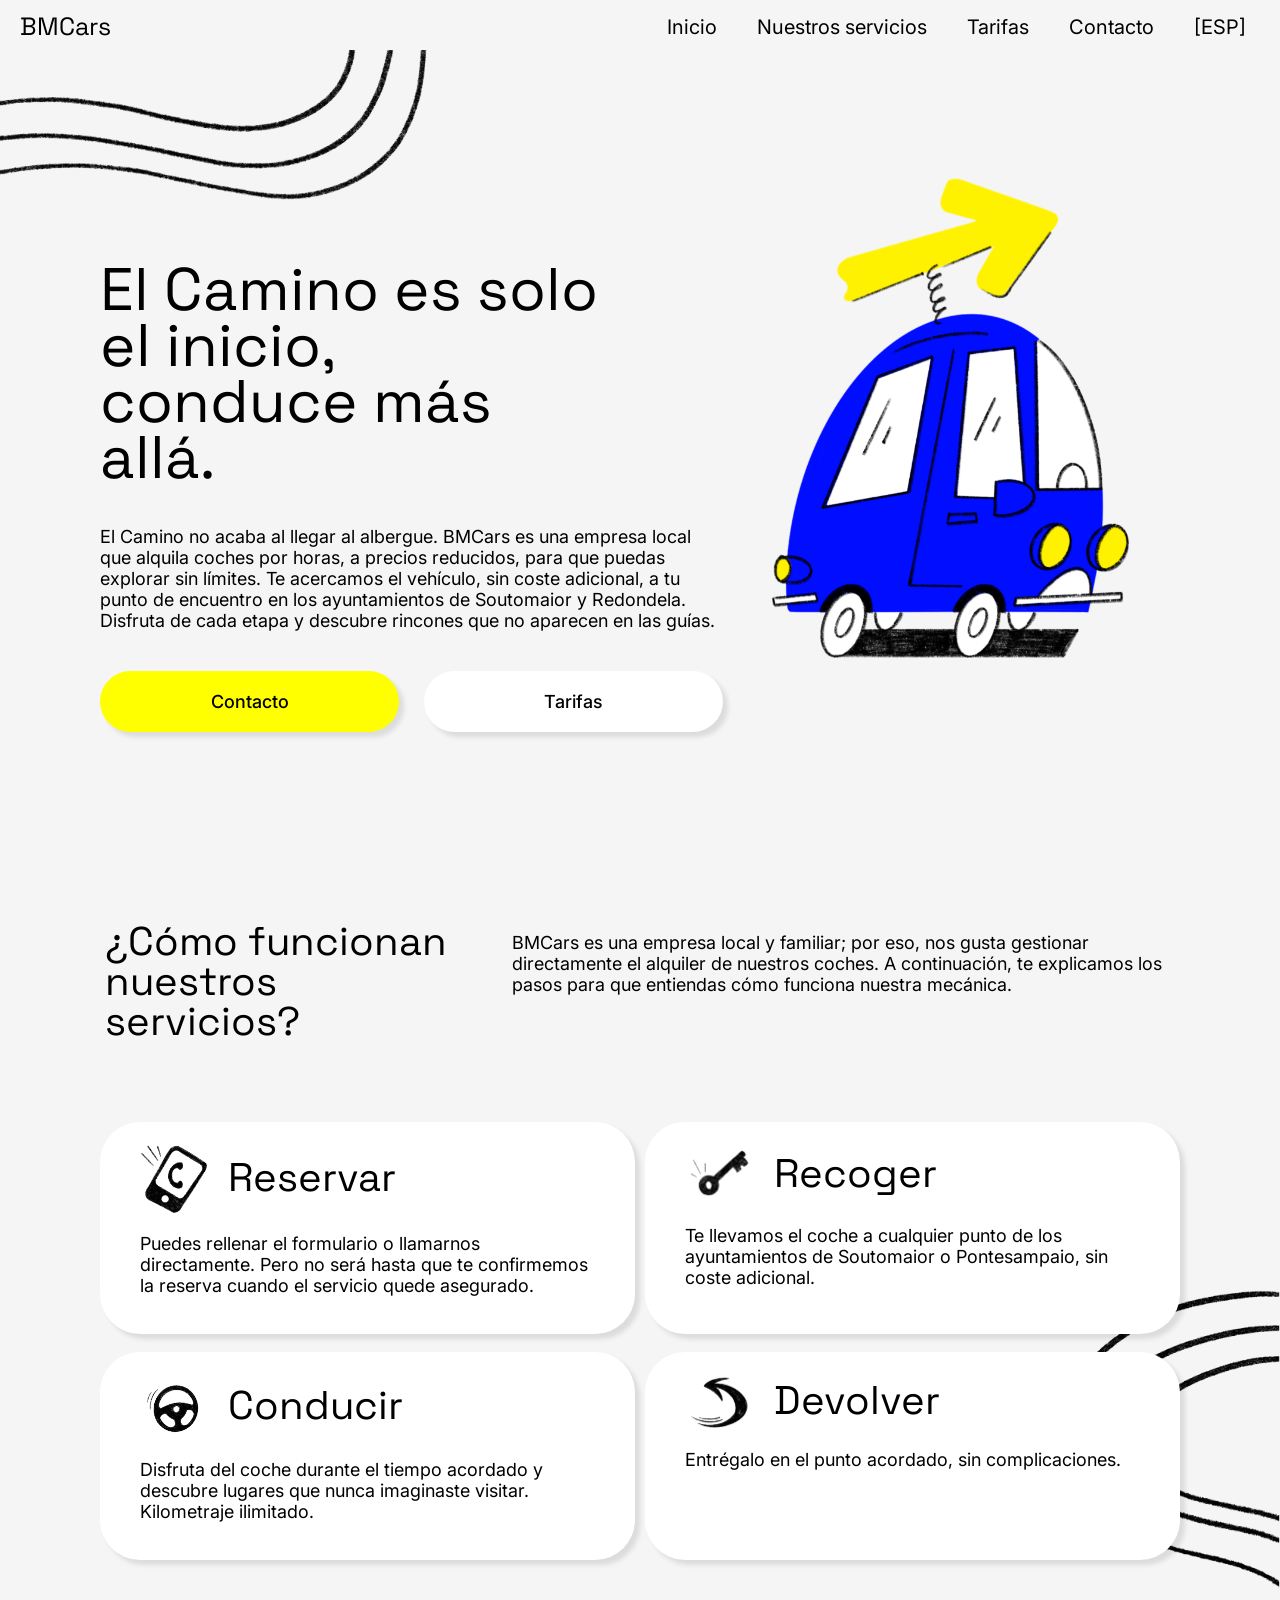
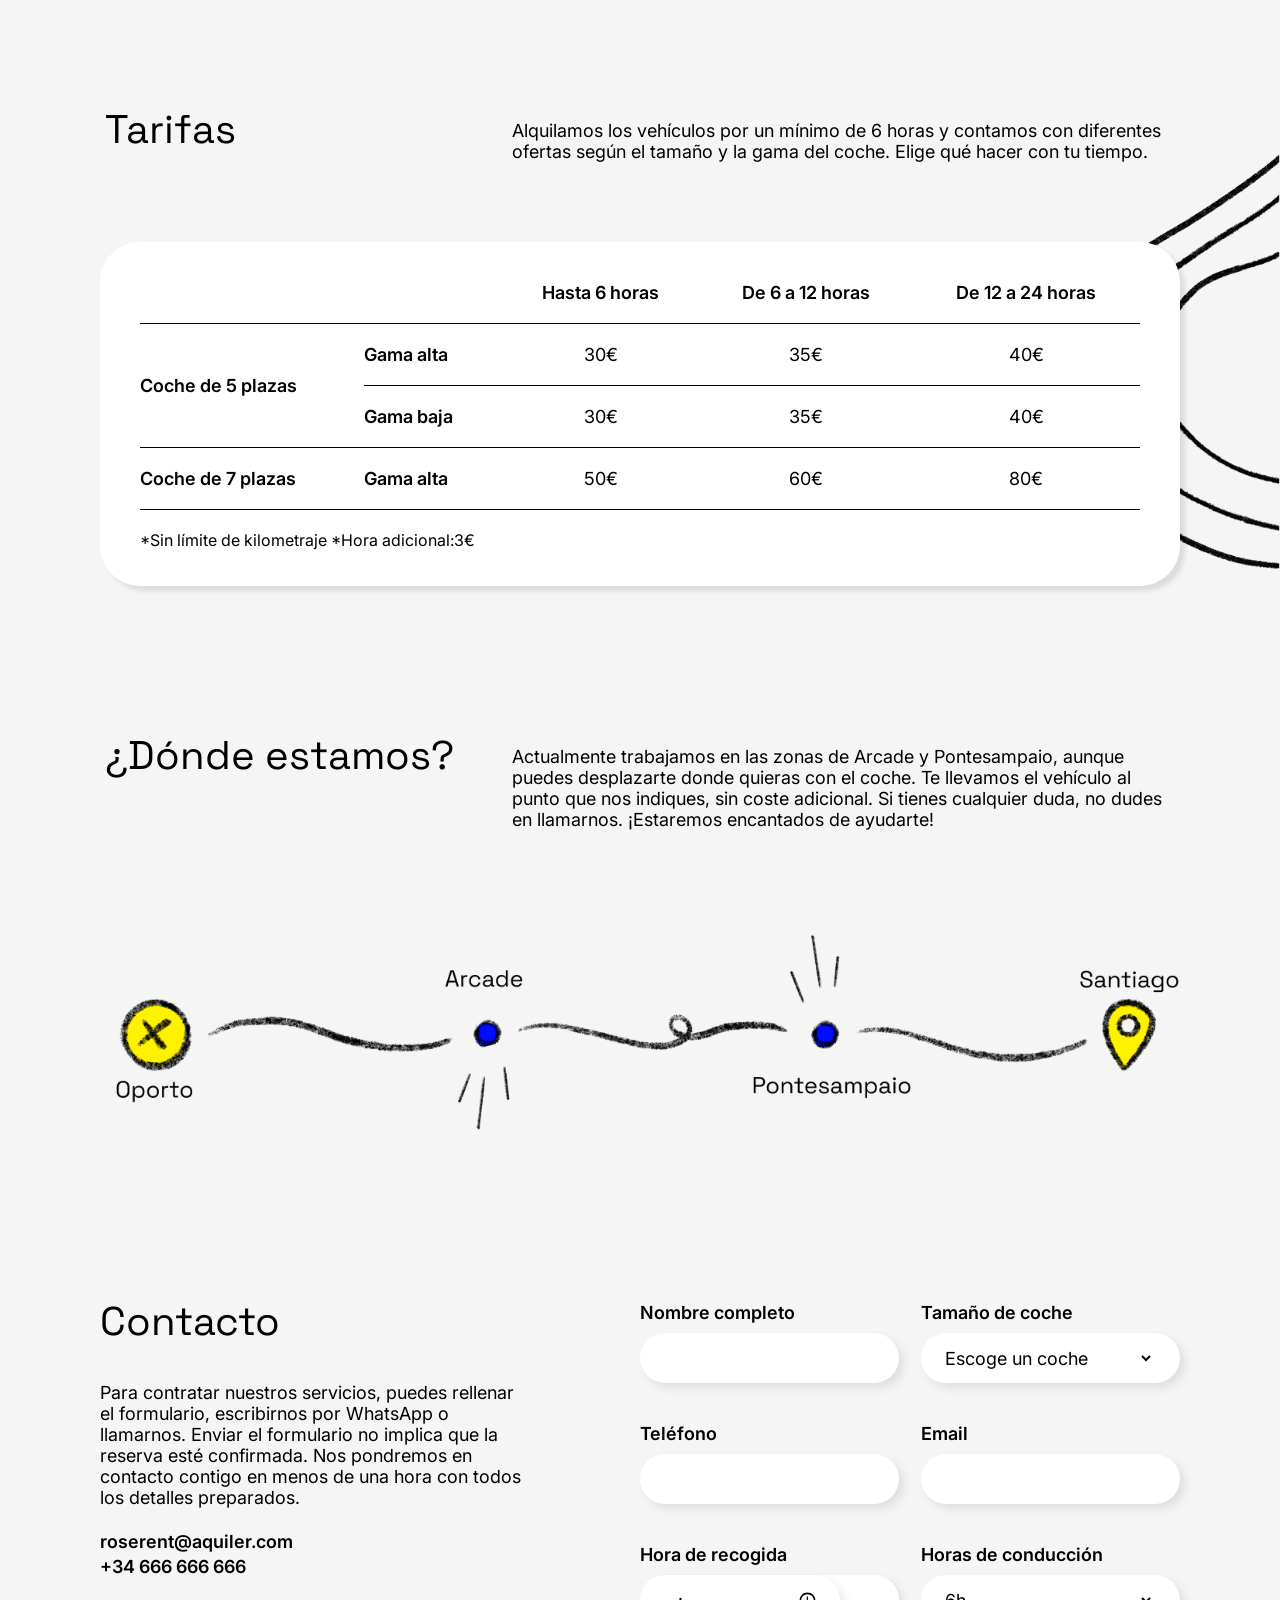
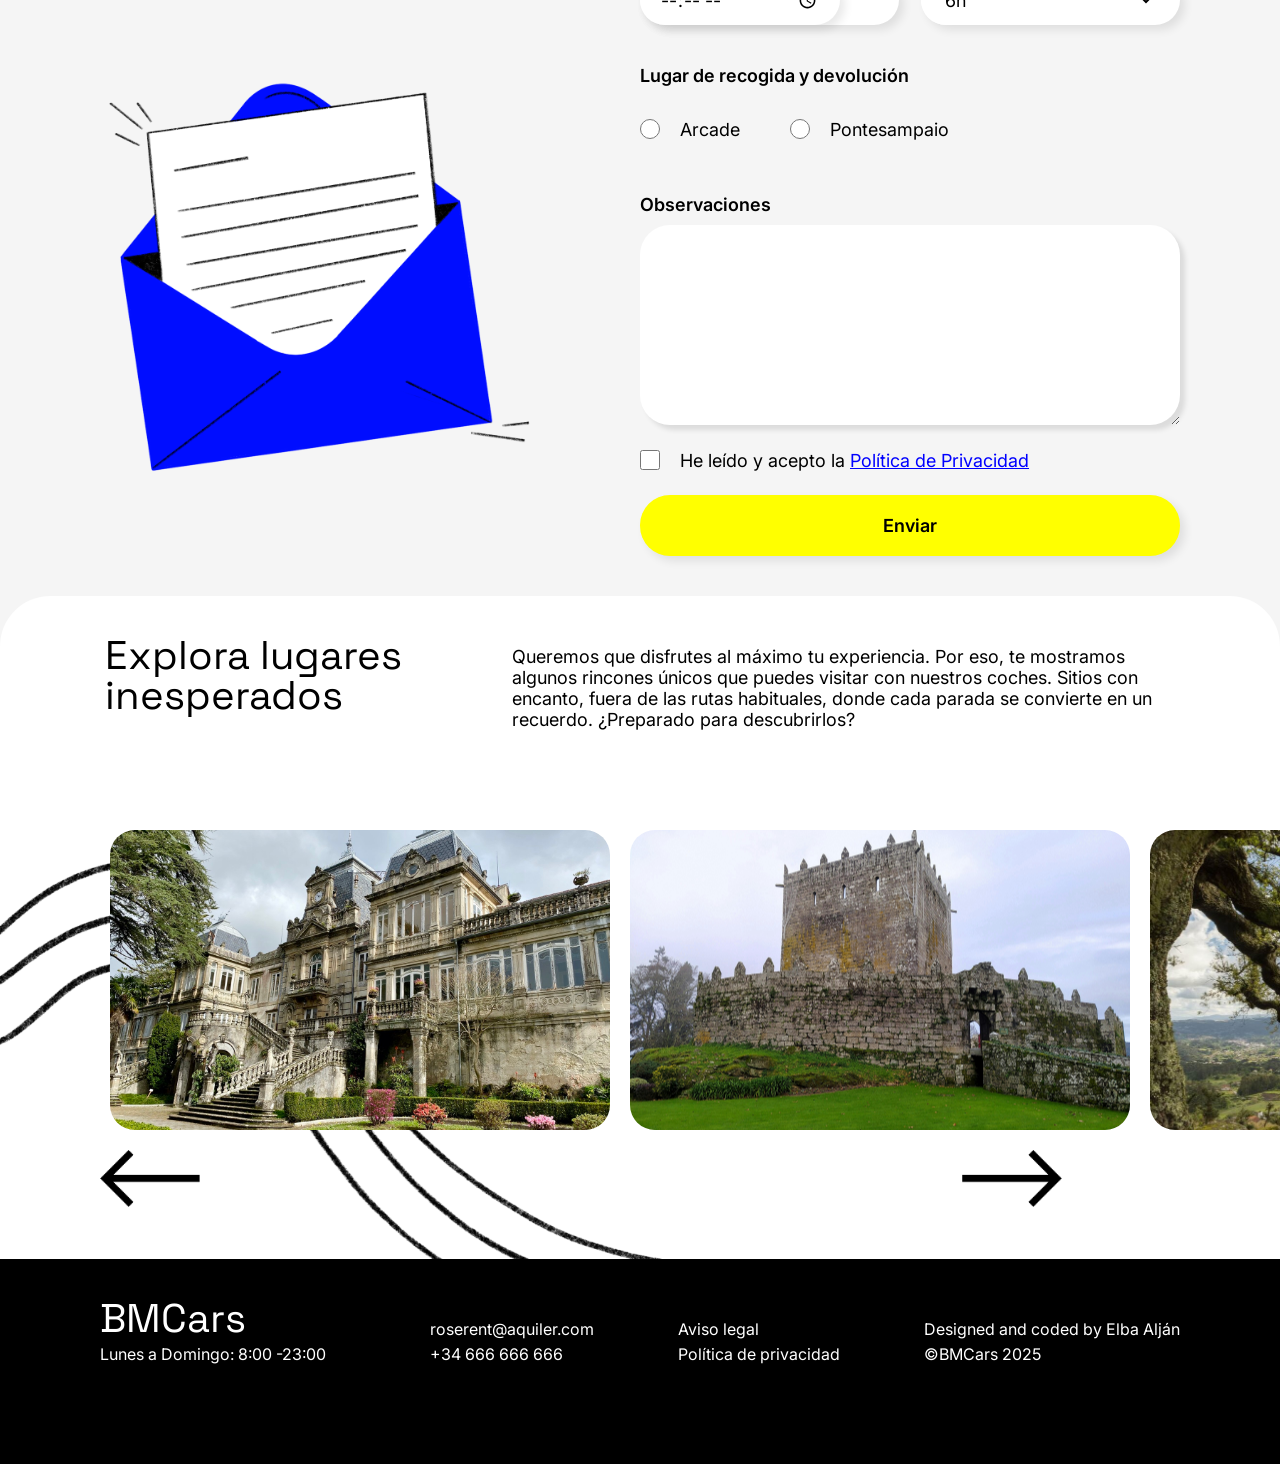
<file: index.html>
<!-- git add .
git commit -m "Actualización de archivos"
git push origin main  # O la rama que estés usando
-->
<!DOCTYPE html>
<html lang="en">
<head>
    <meta charset="UTF-8">
    <meta name="viewport" content="width=device-width, initial-scale=1.0">
    <title>Document</title>
    <link rel="stylesheet" href="style.css">
    <link rel="preconnect" href="https://fonts.googleapis.com">
    <link rel="preconnect" href="https://fonts.gstatic.com" crossorigin>
    <link href="https://fonts.googleapis.com/css2?family=Space+Grotesk:wght@300..700&display=swap" rel="stylesheet">
    <link rel="preconnect" href="https://fonts.googleapis.com">
    <link rel="preconnect" href="https://fonts.gstatic.com" crossorigin>
    <link href="https://fonts.googleapis.com/css2?family=Inter:ital,opsz,wght@0,14..32,100..900;1,14..32,100..900&display=swap" rel="stylesheet">
    <link rel="shortcut icon" href="img/favicon.png" type="image/x-icon">
</head>
<header>
    <nav>
        <a class="logo" href="#inicio">BMCars</a>
        <div>
            <ul>
                <li class="opciones-menu"><a href="#inicio" id="menuInicio">Inicio</a></li>
                <li class="opciones-menu"><a href="#servicios" id="menuServicios">Nuestros servicios</a></li>
                <li class="opciones-menu"><a href="#tarifas" id="menuTarifas">Tarifas</a></li>
                <li class="opciones-menu opciones-menu-contacto"><a href="#contacto" id="menuContacto">Contacto</a></li>
                <div class="idiomas" id="idiomas">
                    <li id="opcionesIdioma" class="opciones-idioma"><a id="aIdioma" href="">[ESP]</a></li>
                    <li id="idiomaNuevo" class="idioma-nuevo"><a href="eng.html">[ENG]</a></li>
                </div>
            </ul>
        </div>
        <svg id="burguer" xmlns="http://www.w3.org/2000/svg" width="25" height="16" viewBox="0 0 25 16" fill="none">
            <path d="M24.8572 1.61052C24.8572 1.00679 24.5745 0.519028 23.8572 0.519028H1.85718C1.13987 0.519028 0.857178 1.00679 0.857178 1.61052C0.857178 2.21426 1.13987 2.70202 1.85718 2.70202H23.8572C24.5745 2.70202 24.8572 2.21426 24.8572 1.61052Z" fill="black"/>
            <path d="M24.8572 8.1595C24.8572 7.55577 24.5745 7.06801 23.8572 7.06801H1.85718C1.13987 7.06801 0.857178 7.55577 0.857178 8.1595C0.857178 8.76324 1.13987 9.251 1.85718 9.251H23.8572C24.5745 9.251 24.8572 8.76324 24.8572 8.1595Z" fill="black"/>
            <path d="M24.8572 14.7085C24.8572 14.1047 24.5745 13.617 23.8572 13.617H1.85718C1.13987 13.617 0.857178 14.1047 0.857178 14.7085C0.857178 15.3122 1.13987 15.8 1.85718 15.8H23.8572C24.5745 15.8 24.8572 15.3122 24.8572 14.7085Z" fill="black"/>
          </svg>
    </nav>
</header>
<body>
    <div class="menu-mov">
        <div class="menu-mov-title">
            <h1>BMCars</h1>
            <svg id="cruz" xmlns="http://www.w3.org/2000/svg" width="20" height="20" viewBox="0 0 20 20" fill="none">
                <path d="M18.7072 18.799C19.0983 18.4079 19.2061 17.8837 18.6777 17.3553L2.47321 1.15079C1.94486 0.622438 1.42065 0.730205 1.02953 1.12132C0.638411 1.51244 0.530644 2.03665 1.05899 2.565L17.2635 18.7695C17.7919 19.2979 18.3161 19.1901 18.7072 18.799Z" fill="white"/>
                <path d="M0.7072 18.3848C1.09832 18.7759 1.62253 18.8837 2.15088 18.3553L18.3554 2.15078C18.8838 1.62244 18.776 1.09823 18.3849 0.707107C17.9937 0.315989 17.4695 0.208222 16.9412 0.736571L0.736662 16.9411C0.208314 17.4694 0.316081 17.9937 0.7072 18.3848Z" fill="white"/>
              </svg>
        </div>
        <div class="menu-mov-text">
            <a href="#inicio">Inicio</a>
            <a href="#servicios">Nuestros servicios</a>
            <a href="#tarifas">Tarifas</a>
            <a href="#contacto">Contacto</a>
        </div>
        <div class="menu-mov-idioma">
            <a href="">[ESP]   </a>
            <a href="eng.html">   [ENG]</a>
        </div>
        <div class="lineas-menu-mov">
            <img src="img/lineas_blancas.png" alt="">
        </div>
    </div>
    <main id="inicio">
        <div  class="main-div3"><img src="img/coche.PNG" alt=""></div>
        <img class="rayas1" src="img/rayas1.PNG" alt="">
        <div class="main-div1">
            <h1 class="h1-main">El Camino es solo el inicio, conduce más allá.</h1>
            <p class="main-texto">El Camino no acaba al llegar al albergue. BMCars es una empresa local que alquila coches por horas, a precios reducidos, para que puedas explorar sin límites. Te acercamos el vehículo, sin coste adicional, a tu punto de encuentro en los ayuntamientos de Soutomaior y Redondela. Disfruta de cada etapa y descubre rincones que no aparecen en las guías.
            </p>
            <div class="div-btn">
                <a href="#contacto" class="button btn-contacto" >Contacto</a>
                <a href="#tarifas" class="button btn-tarifas">Tarifas</a>
            </div>
        </div>
        <div  class="main-div2"><img src="img/coche.PNG" alt=""></div>
    </main>

    <section class="sec1">
        <div class="div-title">
            <h1 id="servicios" class="title">¿Cómo funcionan nuestros servicios?</h1>
            <p class="title-text">BMCars es una empresa local y familiar; por eso, nos gusta gestionar directamente el alquiler de nuestros coches.
                A continuación, te explicamos los pasos para que entiendas cómo funciona nuestra mecánica.
            </p>
        </div>
        <div class="div-pasos">
            <div id="reservar" class="div-pasos-1 pasos-reservar">
                <div class="titulo-pasos">
    
                    <img src="img/movil.png" alt="Reservar">
                    <h1>Reservar</h1>
                </div>
                <p class="texto-s">Puedes rellenar el formulario o llamarnos directamente.
                    Pero no será hasta que te confirmemos la reserva cuando el servicio quede asegurado.
                </p>
            </div>
            <div class="div-pasos-1">
                <div class="titulo-pasos">
                    <img src="img/llave.PNG" alt="Reservar">
                    <h1>Recoger</h1>
                </div>
                <p class="texto-s">Te llevamos el coche a cualquier punto de los ayuntamientos de Soutomaior o Pontesampaio, sin coste adicional.
                </p>
            </div>
        </div>
        <div class="div-pasos-abajo">
            <div class="div-pasos-1">
                <div class="titulo-pasos">
                    <img src="img/volante.png" alt="Reservar">
                    <h1>Conducir</h1>
                </div>
                <p class="texto-s">Disfruta del coche durante el tiempo acordado y descubre lugares que nunca imaginaste visitar.
                    Kilometraje ilimitado.
                </p>
            </div>
            <div class="div-pasos-1">
                <div class="titulo-pasos">
                    <img src="img/return.png" alt="Reservar">
                    <h1>Devolver</h1>
                </div>
                <p class="texto-s">Entrégalo en el punto acordado, sin complicaciones.
                </p>
            </div>
        </div>
        <img src="img/rayas3.png" alt="" class="rayas3">
        <img src="img/rayas3.png" alt="" class="rayas4">
    </section>

    <section class="sec2">
        <div class="div-title">
            <h1 id="tarifas" class="title">Tarifas</h1>
            <p class="title-text">Alquilamos los vehículos por un mínimo de 6 horas y contamos con diferentes ofertas según el tamaño y la gama del coche.
                Elige qué hacer con tu tiempo.
            </p>
        </div>
        <div class="tabla">
            <table>
                <tr>
                    <th colspan="2"></th>
                    <th>Hasta 6 horas</th>
                    <th>De 6 a 12 horas</th>
                    <th>De 12 a 24 horas</th>
                </tr>
                <tr>
                    <th rowspan="2" class="th-start">Coche de 5 plazas</th>
                    <th class="th-start">Gama alta</th>
                    <td>30€</td>
                    <td>35€</td>
                    <td>40€</td>
                </tr>
                <tr>
                    <th class="th-start">Gama baja</th>
                    <td>30€</td>
                    <td>35€</td>
                    <td>40€</td>
                </tr>
                <tr>
                    <th class="th-start">Coche de 7 plazas</th>
                    <th class="th-start">Gama alta</th>
                    <td>50€</td>
                    <td>60€</td>
                    <td>80€</td>
                </tr>
            </table>
            <p>*Sin límite de kilometraje *Hora adicional:3€</p>
        </div>

        <div class="tabla-mov">
            <div class="coche-mov">
                <h1 class="h1-tabla-mov">Coche 5 plazas</h1>
                <div class="filete-tabla-mov"></div>
                <table>
                    <tr>
                        <th></th>
                        <th>Gama baja</th>
                        <th>Gama alta</th>
                    </tr>
                    <tr>
                        <th class="th-horas">Hasta 6h</th>
                        <td>30€</td>
                        <td>30€</td>
                    </tr>
                    <tr>
                        <th class="th-horas">De 6h a 12h</th>
                        <td>35€</td>
                        <td>35€</td>
                    </tr>
                    <tr>
                        <th class="th-horas">De 12h a 24h</th>
                        <td>40€</td>
                        <td>40€</td>
                    </tr>
                </table>
            </div>
        </div>

        <div class="tabla-mov">
            <div class="coche-mov">
                <h1 class="h1-tabla-mov">Coche 7 plazas</h1>
                <div class="filete-tabla-mov"></div>
                <table>
                    <tr>
                        <th></th>
                        <th>Gama alta</th>
                    </tr>
                    <tr>
                        <th class="th-horas">Hasta 6h</th>
                        <td>50€</td>
                    </tr>
                    <tr>
                        <th class="th-horas">De 6h a 12h</th>
                        <td>60€</td>
                    </tr>
                    <tr>
                        <th class="th-horas">De 12h a 24h</th>
                        <td>80€</td>
                    </tr>
                </table>
            </div>
        </div>
        <img src="img/rayas3.png" alt="" class="rayas5">
        <img src="img/rayas2.png" class="rayas2" alt="">
    </section>

    <section class="sec3">
        <div class="div-title">
            <h1 class="title">¿Dónde estamos?</h1>
            <p class="title-text">Actualmente trabajamos en las zonas de Arcade y Pontesampaio, aunque puedes desplazarte donde quieras con el coche.
                Te llevamos el vehículo al punto que nos indiques, sin coste adicional.
                Si tienes cualquier duda, no dudes en llamarnos. ¡Estaremos encantados de ayudarte!
            </p>
        </div>
        <div class="div-mapa">
            <img class="mapa-pc" src="img/mapa1.png" alt="">
            <img class="mapa-mov" src="img/mapa2.png" alt="">
        </div>
    </section>

    <section class="sec4">
        <div class="sec4-div1">
            <div class="div-title-formulario">
                <h1   id="contacto" >Contacto</h1>
                <p class="title-text-formulario">Para contratar nuestros servicios, puedes rellenar el formulario, escribirnos por WhatsApp o llamarnos.
                    Enviar el formulario no implica que la reserva esté confirmada. Nos pondremos en contacto contigo en menos de una hora con todos los detalles preparados.
                    <br><br>
                    <a class="datos-contacto-formulario" href="mailto:elbaljan@gmail.com?subject=Consulta&body=Hola, quería hacer una consulta sobre...">
                        roserent@aquiler.com
                    </a> <br>
                    <a class="datos-contacto-formulario" href="https://wa.me/34616543093" target="_blank">+34 666 666 666</a>
                </p>
                
                <br>
            </div>
            <img src="img/sobre.PNG" alt="sobre">
        </div>
        <form name="reserva" method="POST" action="reserva.php">
            <input type="hidden" name="form-name" value="reserva">
            <div class="form-row">
                <div class="form-unit">
                    <label for="name">Nombre completo</label>
                    <input type="text" name="name" id="">
                </div>
                <div class="form-unit">
                    <label for="coche">Tamaño de coche</label>
                    <div class="falso-input">
                        <select name="coche" id="">
                            <option value="">Escoge un coche</option>
                            <optgroup label="Gama baja">
                                <option value="Coche 5 plazas - Gama baja">Coche 5 plazas</option>
                            </optgroup>
                            <optgroup label="Gama alta">
                                <option value="Coche 5 plazas - Gama alta">Coche 5 plazas</option>
                                <option value="Coche 7 plazas - Gama alta">Coche 7 plazas</option>
                            </optgroup>
                        </select>
                    </div>
                </div>
            </div>

            <div class="form-row">
                <div class="form-unit">
                    <label for="telf">Teléfono</label>
                    <input type="number" name="telf" id="">
                </div>
                <div class="form-unit">
                    <label for="email">Email</label>
                    <input type="email" name="email" id="">
                </div>
            </div>

            <div class="form-row">
                <div class="form-unit">
                    <label for="time">Hora de recogida</label>
                    <div class="falso-input">
                        <input type="time" name="time" id="" placeholder="--:--">
                    </div>
                </div>
                <div class="form-unit">
                    <label for="horas">Horas de conducción</label>
                    <div class="falso-input">
                        <select name="horas" id="">
                            <option value="6h">6h</option>
                            <option value="6h a 12h">6 a 12h</option>
                            <option value="12h a 24h">12 a 24h</option>
                        </select>
                    </div>
                    
                </div>
            </div>

            <div class="form-row, form-lugar">
                <p class="title-lugar">Lugar de recogida y devolución</p>

                <div>
                    <div class="label-radio">
                        <input type="radio" name="arcade" id="" value="Arcade">
                        <p>Arcade</p>
                    </div>
                    <div class="label-radio">
                        <input type="radio" name="arcade" id="" value="Pontesampaio">
                        <p>Pontesampaio</p>
                    </div>
                </div> 
            </div>

            <div class="form-row-ob">
                <label for="observaciones">Observaciones</label>
                <textarea name="observaciones" id=""></textarea>
            </div>

            <div class="label-radio">
                <input type="checkbox" name="privacidad" required>
                <p>He leído y acepto la <a href="privacidad.html" class="politica" target="_blank">Política de Privacidad</a></p>
            </div>

            <input type="submit" value="Enviar"> 
        </form>  
        <div  class="sobre-mov" >
            <img src="img/sobre.PNG" alt="sobre">
        </div>
        
    </section>

    <section class="sec5">
        <div class="title-sec5">
            <h1 class="title">Explora lugares inesperados</h1>
            <p class="title-text">Queremos que disfrutes al máximo tu experiencia. Por eso, te mostramos algunos rincones únicos que puedes visitar con nuestros coches. Sitios con encanto, fuera de las rutas habituales, donde cada parada se convierte en un recuerdo. ¿Preparado para descubrirlos?</p>
        </div>
        <div class="galeria-contenedor" id="contenedor">
            <div class="galeria" id="galeria">
                <div class="div-img img-1">
                    <a href="https://maps.app.goo.gl/BfybrvY4FBzSPQvG8" target="_blank">
                        <div class="div-img-2">
                            <p class="galeria-title">Pazo de Lourizán</p>
                            <p class="galeria-subtitle">Agrovello, Pontevedra</p>
                            <img class="galeria-arrow" src="img/white-arrow.png" alt="">
                        </div>
                    </a>
                    
                </div>   
                <div class="div-img img-2" id="img2">
                    <a href="https://maps.app.goo.gl/zWr5JkwsXEjNGUm46" target="_blank">
                        <div class="div-img-2"> 
                            <p class="galeria-title">Castelo de Soutomaior</p>
                            <p class="galeria-subtitle">Soutomaior</p>
                            <img class="galeria-arrow" src="img/white-arrow.png" alt="">
                        </div>
                    </a>   
                </div>
                <div class="div-img img-3">
                    <a href="https://maps.app.goo.gl/8SJmnUGbh7yyEPar6" target="_blank">
                        <div class="div-img-2">
                            <p class="galeria-title">Mirador da Peneda</p>
                            <p class="galeria-subtitle">O Viso, Redondela</p>
                            <img class="galeria-arrow" src="img/white-arrow.png" alt="">
                        </div>
                    </a>
                </div>
                <div class="div-img img-4">
                    <a href="https://maps.app.goo.gl/G4BqeMWyz5Er9d4K7" target="_blank">
                        <div class="div-img-2">
                            <p class="galeria-title">Praia de Cesantes</p>
                            <p class="galeria-subtitle">Cesantes, Redondela</p>
                            <img class="galeria-arrow" src="img/white-arrow.png" alt="">
                        </div>
                    </a>
                </div>
                <div class="div-img img-5">
                    <a href="https://maps.app.goo.gl/6B4VHUf3ZXHFpjV96" target="_blank">
                        <div class="div-img-2">
                            <p class="galeria-title">Canastros de Combarro</p>
                            <p class="galeria-subtitle">Combarro, Poio</p>
                            <img class="galeria-arrow" src="img/white-arrow.png" alt="">
                        </div>
                    </a> 
                </div>
                <div class="div-img img-6">
                    <a href="https://maps.app.goo.gl/ixdz3vZaZPkX9yyC8" target="_blank">
                        <div class="div-img-2">
                            <p class="galeria-title">Cidade Vella</p>
                            <p class="galeria-subtitle">Pontevedra</p>
                            <img class="galeria-arrow" src="img/white-arrow.png" alt="">
                        </div>
                    </a>  
                </div>
                <div class="div-img img-7">
                    <a href="https://maps.app.goo.gl/RCrQMqQz28GgCTwX8" target="_blank">
                        <div class="div-img-2">
                            <p class="galeria-title">Salinas de Ulló</p>
                            <p class="galeria-subtitle">Vilaboa, Pontevedra</p>
                            <img class="galeria-arrow" src="img/white-arrow.png" alt="">
                        </div>
                    </a>  
                </div>
            </div>
        </div> 
        <div class="div-arrow">
            <img src="img/left-arrow.png" alt="" class="arrow left" id="arrowLeft">
            <img src="img/right-arrow.png" alt="" class="arrow right" id="arrowRight">
        </div>
    </section>

    <footer>
        <div class="title-footer">
            <h1>BMCars</h1>
            <p>Lunes a Domingo: 8:00 -23:00</p>
        </div>
        <div class="info-footer">
            <div class="info-footer-1">
                <a href="mailto:elbaljan@gmail.com?subject=Consulta&body=Hola, quería hacer una consulta sobre...">
                    roserent@aquiler.com
                </a>
                <a href="https://wa.me/34616543093" target="_blank">
                    +34 666 666 666
                </a>
            </div>
            <div class="info-footer-1">
                <a href="aviso-legal.html">Aviso legal</a>
                <a href="privacidad.html">Política de privacidad</a>
            </div>
            <div class="info-footer-1">
                <a href="">Designed and coded by Elba Alján</a>
                <p>©BMCars 2025</p>
            </div>
        </div>
    </footer>
    
    <script src="script.js"></script>
    
</body>
</html>
</file>
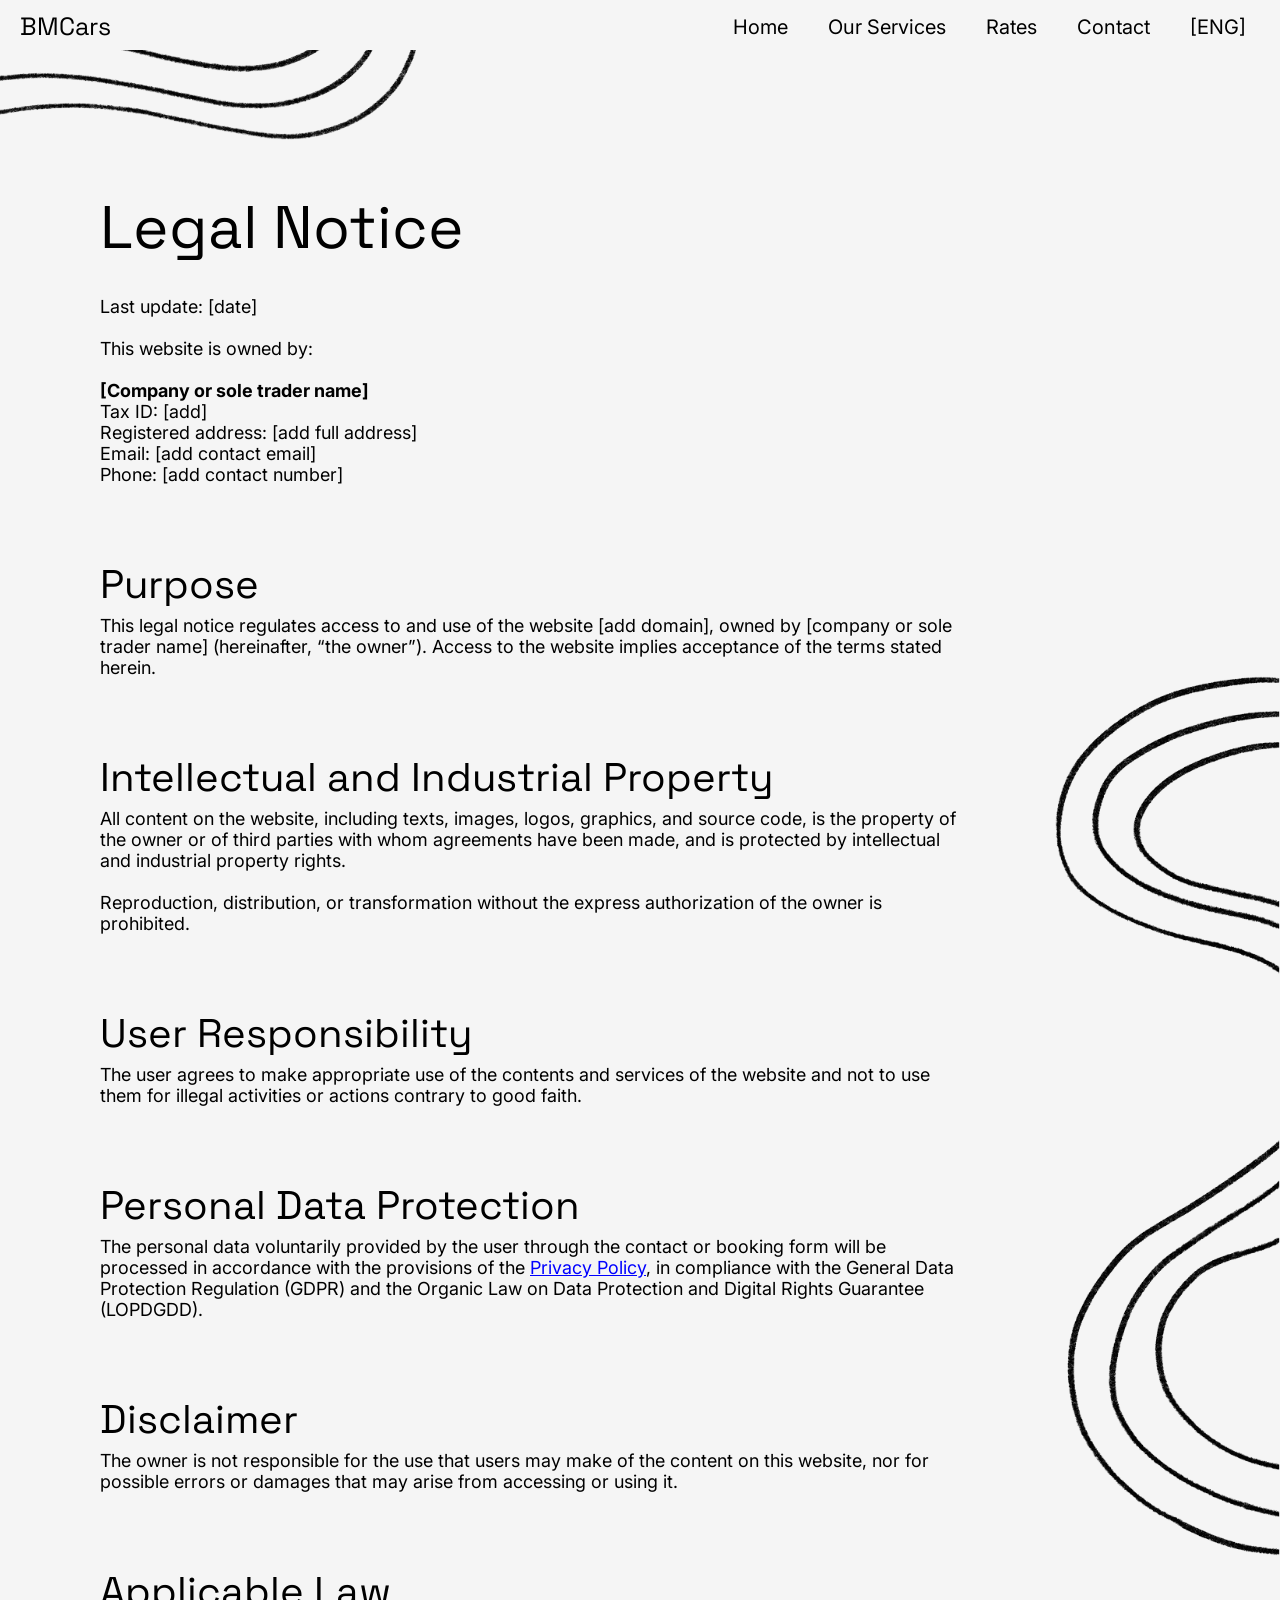
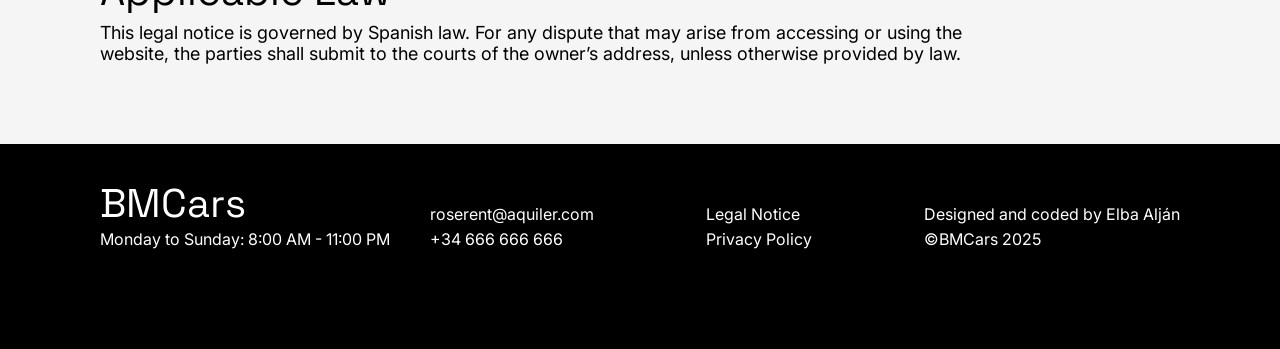
<file: aviso-legal-eng.html>
<!DOCTYPE html>
<html lang="en">
<head>
    <meta charset="UTF-8">
    <meta name="viewport" content="width=device-width, initial-scale=1.0">
    <title>Document</title>
    <link rel="stylesheet" href="style.css">
    <link rel="preconnect" href="https://fonts.googleapis.com">
    <link rel="preconnect" href="https://fonts.gstatic.com" crossorigin>
    <link href="https://fonts.googleapis.com/css2?family=Space+Grotesk:wght@300..700&display=swap" rel="stylesheet">
    <link href="https://fonts.googleapis.com/css2?family=Inter:ital,opsz,wght@0,14..32,100..900;1,14..32,100..900&display=swap" rel="stylesheet">
    <link rel="shortcut icon" href="img/favicon.png" type="image/x-icon">
</head>

<header>
    <nav>
        <a class="logo" href="eng.html">BMCars</a>
        <div>
            <ul>
                <li class="opciones-menu"><a href="#inicio" id="menuInicio">Home</a></li>
                <li class="opciones-menu"><a href="#servicios" id="menuServicios">Our Services</a></li>
                <li class="opciones-menu"><a href="#tarifas" id="menuTarifas">Rates</a></li>
                <li class="opciones-menu opciones-menu-contacto"><a href="#contacto" id="menuContacto">Contact</a></li>
                <div class="idiomas" id="idiomas">
                    <li id="opcionesIdioma" class="opciones-idioma"><a id="aIdioma" href="">[ENG]</a></li>
                    <li id="idiomaNuevo" class="idioma-nuevo esp"><a href="aviso-legal.html">[ESP]</a></li>
                </div>
            </ul>
        </div>
        <svg id="burguer" xmlns="http://www.w3.org/2000/svg" width="25" height="16" viewBox="0 0 25 16" fill="none">
            <path d="M24.8572 1.61052C24.8572 1.00679 24.5745 0.519028 23.8572 0.519028H1.85718C1.13987 0.519028 0.857178 1.00679 0.857178 1.61052C0.857178 2.21426 1.13987 2.70202 1.85718 2.70202H23.8572C24.5745 2.70202 24.8572 2.21426 24.8572 1.61052Z" fill="black"/>
            <path d="M24.8572 8.1595C24.8572 7.55577 24.5745 7.06801 23.8572 7.06801H1.85718C1.13987 7.06801 0.857178 7.55577 0.857178 8.1595C0.857178 8.76324 1.13987 9.251 1.85718 9.251H23.8572C24.5745 9.251 24.8572 8.76324 24.8572 8.1595Z" fill="black"/>
            <path d="M24.8572 14.7085C24.8572 14.1047 24.5745 13.617 23.8572 13.617H1.85718C1.13987 13.617 0.857178 14.1047 0.857178 14.7085C0.857178 15.3122 1.13987 15.8 1.85718 15.8H23.8572C24.5745 15.8 24.8572 15.3122 24.8572 14.7085Z" fill="black"/>
          </svg>
    </nav>
</header>

<body>
    <div class="menu-mov">
        <div class="menu-mov-title">
            <h1>BMCars</h1>
            <svg id="cruz" xmlns="http://www.w3.org/2000/svg" width="20" height="20" viewBox="0 0 20 20" fill="none">
                <path d="M18.7072 18.799C19.0983 18.4079 19.2061 17.8837 18.6777 17.3553L2.47321 1.15079C1.94486 0.622438 1.42065 0.730205 1.02953 1.12132C0.638411 1.51244 0.530644 2.03665 1.05899 2.565L17.2635 18.7695C17.7919 19.2979 18.3161 19.1901 18.7072 18.799Z" fill="white"/>
                <path d="M0.7072 18.3848C1.09832 18.7759 1.62253 18.8837 2.15088 18.3553L18.3554 2.15078C18.8838 1.62244 18.776 1.09823 18.3849 0.707107C17.9937 0.315989 17.4695 0.208222 16.9412 0.736571L0.736662 16.9411C0.208314 17.4694 0.316081 17.9937 0.7072 18.3848Z" fill="white"/>
              </svg>
        </div>
        <div class="menu-mov-text">
            <a href="#inicio">Home</a>
            <a href="#servicios">Our services</a>
            <a href="#tarifas">Prices</a>
            <a href="#contacto">Contact</a>
        </div>
        <div class="menu-mov-idioma">
            <a href="">[ENG]</a>
            <a href="aviso-legal.html">[ESP]</a>
        </div>
        <div class="lineas-menu-mov">
            <img src="img/lineas_blancas.png" alt="">
        </div>
    </div>

    <img class="rayas-politica" src="img/rayas1.PNG" alt="">
    <section class="top-politica">
        <div class="title-politica">
            <h1 class="h1-main">Legal Notice</h1>
            <p class="main-texto-politica">Last update: [date] <br><br>
                This website is owned by: <br><br>
                <b>[Company or sole trader name]</b><br>
                Tax ID: [add]<br>
                Registered address: [add full address]<br>
                Email: [add contact email]<br>
                Phone: [add contact number]
            </p>
        </div>
    </section>

    <section class="bottom-politica">
        <div class="div-politica">
            <h1 class="title-politica">Purpose</h1>
            <p class="text-politica"> 
                This legal notice regulates access to and use of the website [add domain], owned by [company or sole trader name] (hereinafter, “the owner”). Access to the website implies acceptance of the terms stated herein.
            </p>
        </div>

        <div class="div-politica">
            <h1 class="title-politica">Intellectual and Industrial Property</h1>
            <p class="text-politica"> 
                All content on the website, including texts, images, logos, graphics, and source code, is the property of the owner or of third parties with whom agreements have been made, and is protected by intellectual and industrial property rights. <br><br>
                Reproduction, distribution, or transformation without the express authorization of the owner is prohibited.
            </p>
        </div>

        <div class="div-politica">
            <h1 class="title-politica">User Responsibility</h1>
            <p class="text-politica"> 
                The user agrees to make appropriate use of the contents and services of the website and not to use them for illegal activities or actions contrary to good faith.
            </p>
        </div>

        <div class="div-politica">
            <h1 class="title-politica">Personal Data Protection</h1>
            <p class="text-politica"> 
                The personal data voluntarily provided by the user through the contact or booking form will be processed in accordance with the provisions of the <a href="privacidad-eng.html" style="color: blue; text-decoration: underline;">Privacy Policy</a>, in compliance with the General Data Protection Regulation (GDPR) and the Organic Law on Data Protection and Digital Rights Guarantee (LOPDGDD).
            </p>
        </div>

        <div class="div-politica">
            <h1 class="title-politica">Disclaimer</h1>
            <p class="text-politica"> 
                The owner is not responsible for the use that users may make of the content on this website, nor for possible errors or damages that may arise from accessing or using it.
            </p>
        </div>

        <img src="img/rayas2.png" class="rayas2" alt="">

        <div class="div-politica">
            <h1 class="title-politica">Applicable Law</h1>
            <p class="text-politica"> 
                This legal notice is governed by Spanish law. For any dispute that may arise from accessing or using the website, the parties shall submit to the courts of the owner’s address, unless otherwise provided by law.
            </p>
        </div>
    </section>

    <footer>
        <div class="title-footer">
            <h1>BMCars</h1>
            <p>Monday to Sunday: 8:00 AM - 11:00 PM</p>
        </div>
        <div class="info-footer">
            <div class="info-footer-1">
                <a href="mailto:elbaljan@gmail.com?subject=Consulta&body=Hola, quería hacer una consulta sobre...">
                    roserent@aquiler.com
                </a>
                <a href="https://wa.me/34616543093" target="_blank">
                    +34 666 666 666
                </a>
            </div>
            <div class="info-footer-1">
                <a href="aviso-legal-eng.html">Legal Notice</a>
                <a href="privacidad-eng.html">Privacy Policy</a>
            </div>
            <div class="info-footer-1">
                <a href="">Designed and coded by Elba Alján</a>
                <p>©BMCars 2025</p>
            </div>
        </div>
    </footer>

    <script src="script.js"></script>
</body>
</html>
</file>
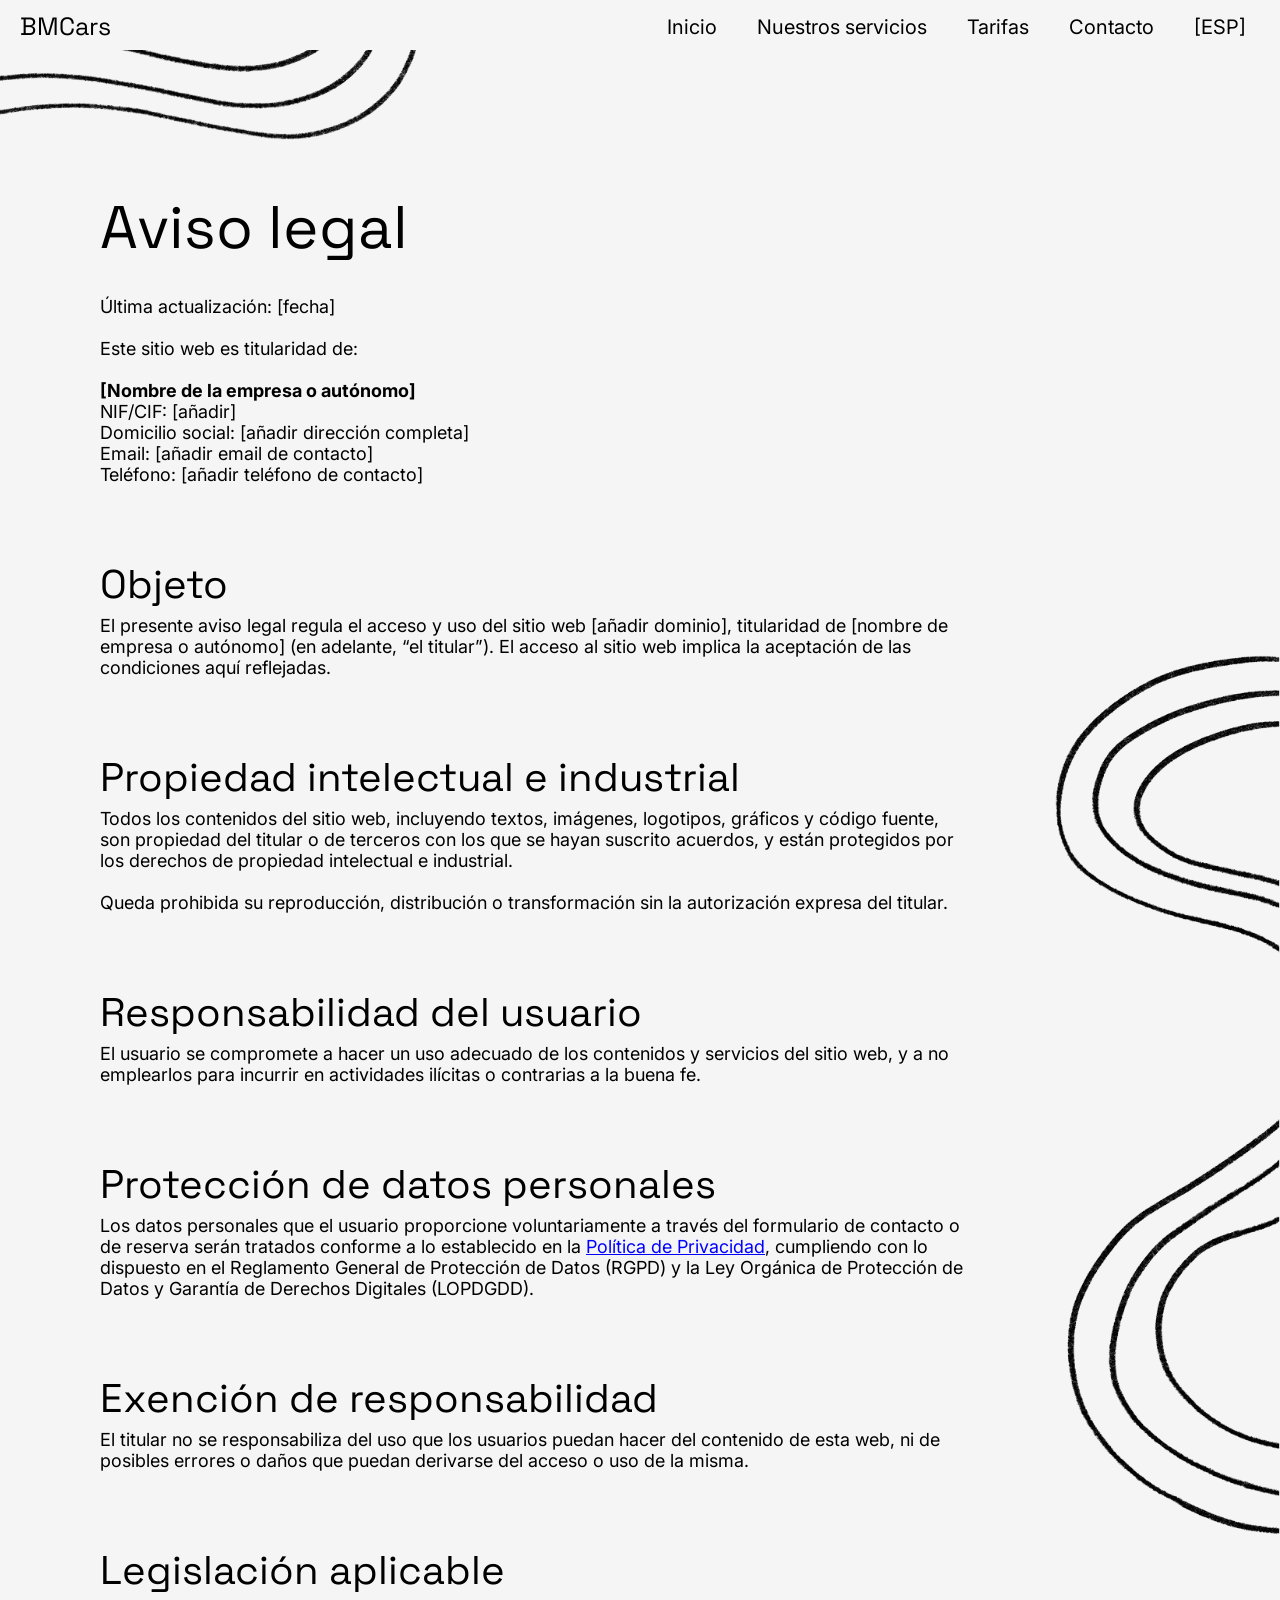
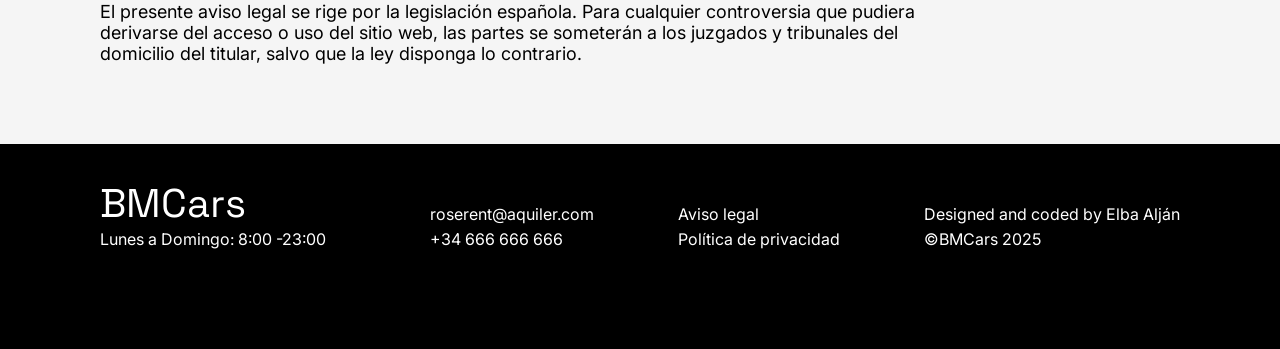
<file: aviso-legal.html>
<!DOCTYPE html>
<html lang="en">
<head>
    <meta charset="UTF-8">
    <meta name="viewport" content="width=device-width, initial-scale=1.0">
    <title>Document</title>
    <link rel="stylesheet" href="style.css">
    <link rel="preconnect" href="https://fonts.googleapis.com">
    <link rel="preconnect" href="https://fonts.gstatic.com" crossorigin>
    <link href="https://fonts.googleapis.com/css2?family=Space+Grotesk:wght@300..700&display=swap" rel="stylesheet">
    <link rel="preconnect" href="https://fonts.googleapis.com">
    <link rel="preconnect" href="https://fonts.gstatic.com" crossorigin>
    <link href="https://fonts.googleapis.com/css2?family=Inter:ital,opsz,wght@0,14..32,100..900;1,14..32,100..900&display=swap" rel="stylesheet">
    <link rel="shortcut icon" href="img/favicon.png" type="image/x-icon">

</head>

<header>
    <nav>
        <a class="logo" href="index.html">BMCars</a>
        <div>
            <ul>
                <li class="opciones-menu"><a href="#inicio" >Inicio</a></li>
                <li class="opciones-menu"><a href="#servicios" >Nuestros servicios</a></li>
                <li class="opciones-menu"><a href="#tarifas" >Tarifas</a></li>
                <li class="opciones-menu opciones-menu-contacto"><a href="#contacto" >Contacto</a></li>
                <div class="idiomas" id="idiomas">
                    <li id="opcionesIdioma" class="opciones-idioma"><a id="aIdioma" href="">[ESP]</a></li>
                    <li id="idiomaNuevo" class="idioma-nuevo"><a href="aviso-legal-eng.html">[ENG]</a></li>
                </div>
            </ul>
        </div>
        <svg id="burguer" xmlns="http://www.w3.org/2000/svg" width="25" height="16" viewBox="0 0 25 16" fill="none">
            <path d="M24.8572 1.61052C24.8572 1.00679 24.5745 0.519028 23.8572 0.519028H1.85718C1.13987 0.519028 0.857178 1.00679 0.857178 1.61052C0.857178 2.21426 1.13987 2.70202 1.85718 2.70202H23.8572C24.5745 2.70202 24.8572 2.21426 24.8572 1.61052Z" fill="black"/>
            <path d="M24.8572 8.1595C24.8572 7.55577 24.5745 7.06801 23.8572 7.06801H1.85718C1.13987 7.06801 0.857178 7.55577 0.857178 8.1595C0.857178 8.76324 1.13987 9.251 1.85718 9.251H23.8572C24.5745 9.251 24.8572 8.76324 24.8572 8.1595Z" fill="black"/>
            <path d="M24.8572 14.7085C24.8572 14.1047 24.5745 13.617 23.8572 13.617H1.85718C1.13987 13.617 0.857178 14.1047 0.857178 14.7085C0.857178 15.3122 1.13987 15.8 1.85718 15.8H23.8572C24.5745 15.8 24.8572 15.3122 24.8572 14.7085Z" fill="black"/>
          </svg>
    </nav>
</header>
<body>
    <div class="menu-mov">
        <div class="menu-mov-title">
            <h1>BMCars</h1>
            <svg id="cruz" xmlns="http://www.w3.org/2000/svg" width="20" height="20" viewBox="0 0 20 20" fill="none">
                <path d="M18.7072 18.799C19.0983 18.4079 19.2061 17.8837 18.6777 17.3553L2.47321 1.15079C1.94486 0.622438 1.42065 0.730205 1.02953 1.12132C0.638411 1.51244 0.530644 2.03665 1.05899 2.565L17.2635 18.7695C17.7919 19.2979 18.3161 19.1901 18.7072 18.799Z" fill="white"/>
                <path d="M0.7072 18.3848C1.09832 18.7759 1.62253 18.8837 2.15088 18.3553L18.3554 2.15078C18.8838 1.62244 18.776 1.09823 18.3849 0.707107C17.9937 0.315989 17.4695 0.208222 16.9412 0.736571L0.736662 16.9411C0.208314 17.4694 0.316081 17.9937 0.7072 18.3848Z" fill="white"/>
              </svg>
        </div>
        <div class="menu-mov-text">
            <a href="#inicio">Inicio</a>
            <a href="#servicios">Nuestros servicios</a>
            <a href="#tarifas">Tarifas</a>
            <a href="#contacto">Contacto</a>
        </div>
        <div class="menu-mov-idioma">
            <a href="">[ESP]   </a>
            <a href="aviso-legal-eng.html">   [ENG]</a>
        </div>
        <div class="lineas-menu-mov">
            <img src="img/lineas_blancas.png" alt="">
        </div>
    </div>


    <img class="rayas-politica" src="img/rayas1.PNG" alt="">
    <section class="top-politica">
        <div class="title-politica">
            <h1 class="h1-main">Aviso legal</h1>
            <p class="main-texto-politica">Última actualización: [fecha] <br> <br>
                Este sitio web es titularidad de: <br><br>

               <b>[Nombre de la empresa o autónomo]</b>  <br>
                NIF/CIF: [añadir] <br>
                Domicilio social: [añadir dirección completa] <br>
                Email: [añadir email de contacto] <br>
                Teléfono: [añadir teléfono de contacto]
            </p>
        </div>
    </section>

    <section class="bottom-politica">

        <div class="div-politica">
            <h1 class="title-politica">Objeto</h1>
            <p class="text-politica"> 
                El presente aviso legal regula el acceso y uso del sitio web [añadir dominio], titularidad de [nombre de empresa o autónomo] (en adelante, “el titular”). El acceso al sitio web implica la aceptación de las condiciones aquí reflejadas.
            </p>
        </div>

        <div class="div-politica">
            <h1 class="title-politica">Propiedad intelectual e industrial</h1>
            <p class="text-politica"> 
                Todos los contenidos del sitio web, incluyendo textos, imágenes, logotipos, gráficos y código fuente, son propiedad del titular o de terceros con los que se hayan suscrito acuerdos, y están protegidos por los derechos de propiedad intelectual e industrial. <br>
                 <br> Queda prohibida su reproducción, distribución o transformación sin la autorización expresa del titular.
            </p>
        </div>

        <div class="div-politica">
            <h1 class="title-politica">Responsabilidad del usuario</h1>
            <p class="text-politica"> 
                El usuario se compromete a hacer un uso adecuado de los contenidos y servicios del sitio web, y a no emplearlos para incurrir en actividades ilícitas o contrarias a la buena fe.
            </p>
        </div>

        <div class="div-politica">
            <h1 class="title-politica">Protección de datos personales</h1>
            <p class="text-politica"> 
                Los datos personales que el usuario proporcione voluntariamente a través del formulario de contacto o de reserva serán tratados conforme a lo establecido en la <a href="privacidad.html" style="color: blue; text-decoration: underline;">Política de Privacidad</a>, cumpliendo con lo dispuesto en el Reglamento General de Protección de Datos (RGPD) y la Ley Orgánica de Protección de Datos y Garantía de Derechos Digitales (LOPDGDD).
            </p>
        </div>

        <div class="div-politica">
            <h1 class="title-politica">Exención de responsabilidad</h1>
            <p class="text-politica"> 
                El titular no se responsabiliza del uso que los usuarios puedan hacer del contenido de esta web, ni de posibles errores o daños que puedan derivarse del acceso o uso de la misma.
            </p>
        </div>

        <img src="img/rayas2.png" class="rayas2" alt="">

        <div class="div-politica">
            <h1 class="title-politica">Legislación aplicable</h1>
            <p class="text-politica"> 
                El presente aviso legal se rige por la legislación española. Para cualquier controversia que pudiera derivarse del acceso o uso del sitio web, las partes se someterán a los juzgados y tribunales del domicilio del titular, salvo que la ley disponga lo contrario.
            </p>
        </div>

    </section>

    <footer>
        <div class="title-footer">
            <h1>BMCars</h1>
            <p>Lunes a Domingo: 8:00 -23:00</p>
        </div>
        <div class="info-footer">
            <div class="info-footer-1">
                <a href="mailto:elbaljan@gmail.com?subject=Consulta&body=Hola, quería hacer una consulta sobre...">
                    roserent@aquiler.com
                </a>
                <a href="https://wa.me/34616543093" target="_blank">
                    +34 666 666 666
                </a>
            </div>
            <div class="info-footer-1">
                <a href="aviso-legal.html">Aviso legal</a>
                <a href="privacidad.html">Política de privacidad</a>
            </div>
            <div class="info-footer-1">
                <a href="">Designed and coded by Elba Alján</a>
                <p>©BMCars 2025</p>
            </div>
        </div>
    </footer>
    
    <script src="script.js"></script>
</body>
</html>
</file>
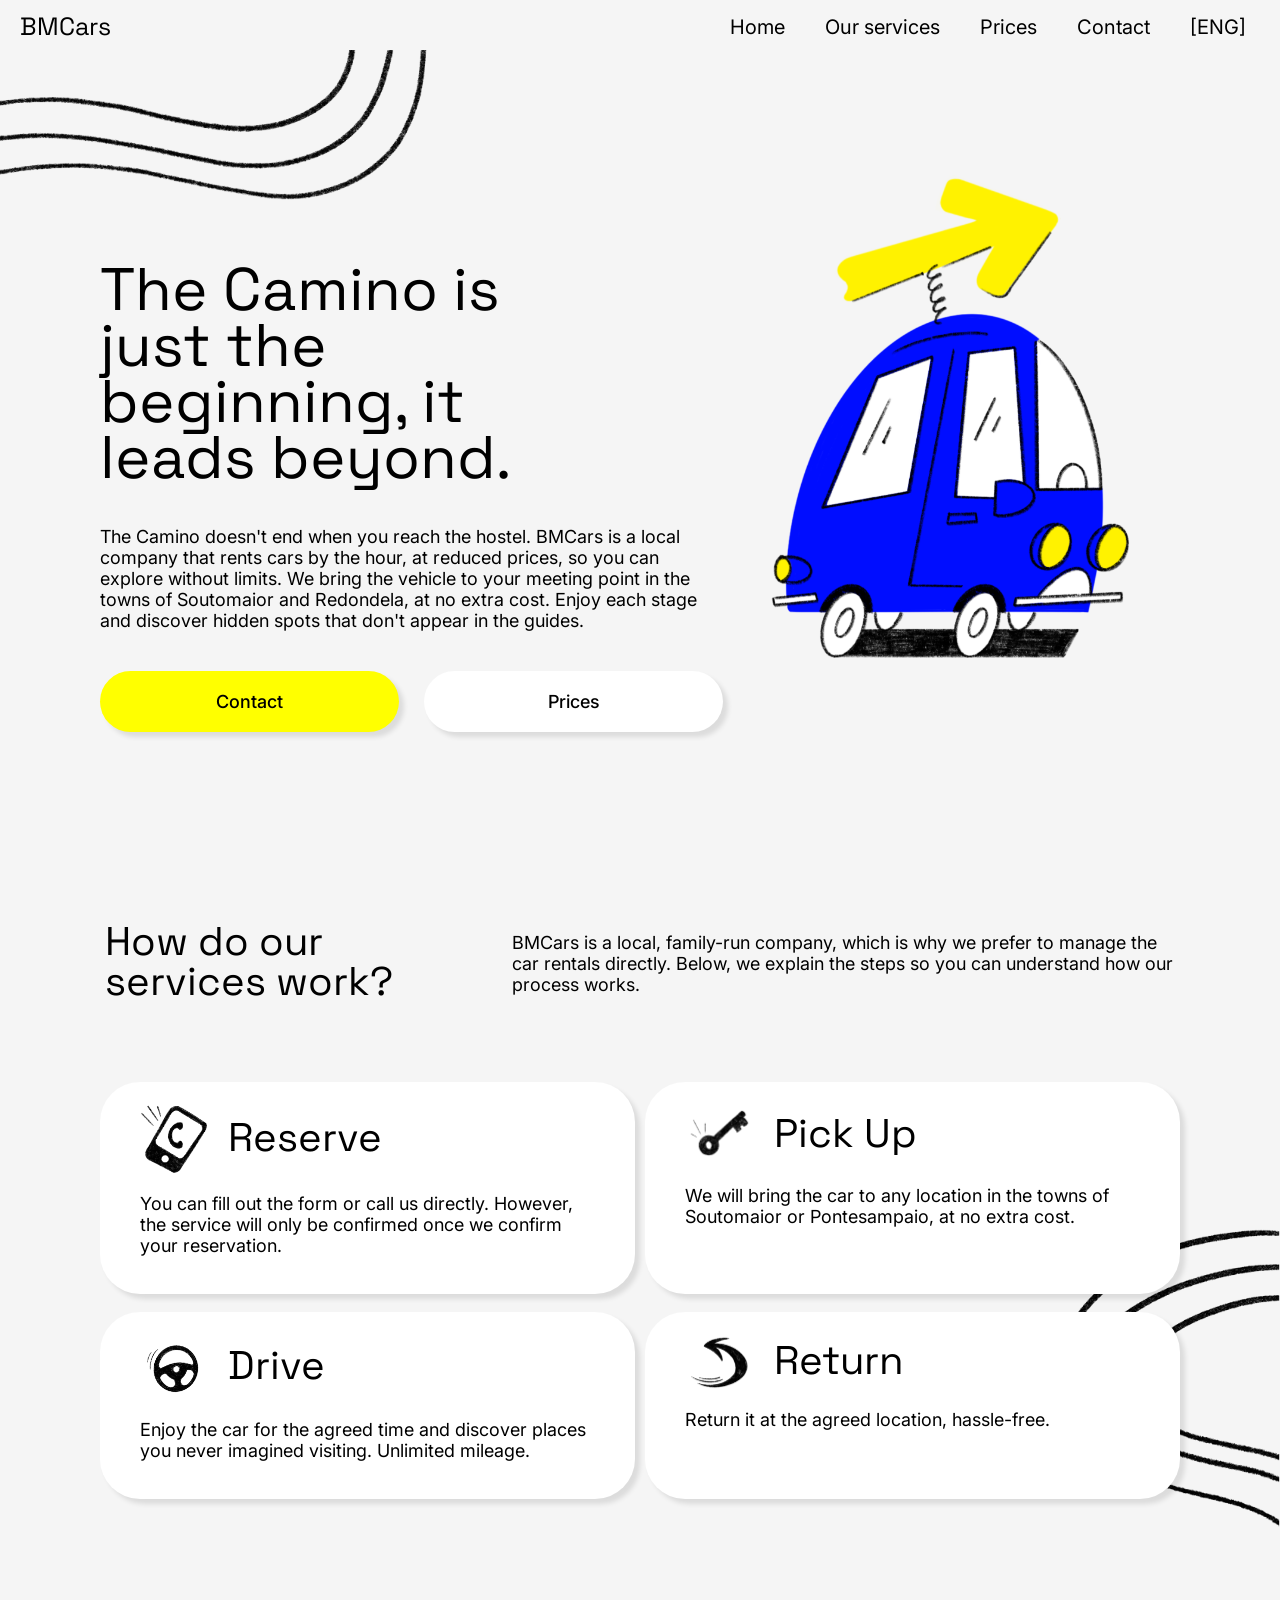
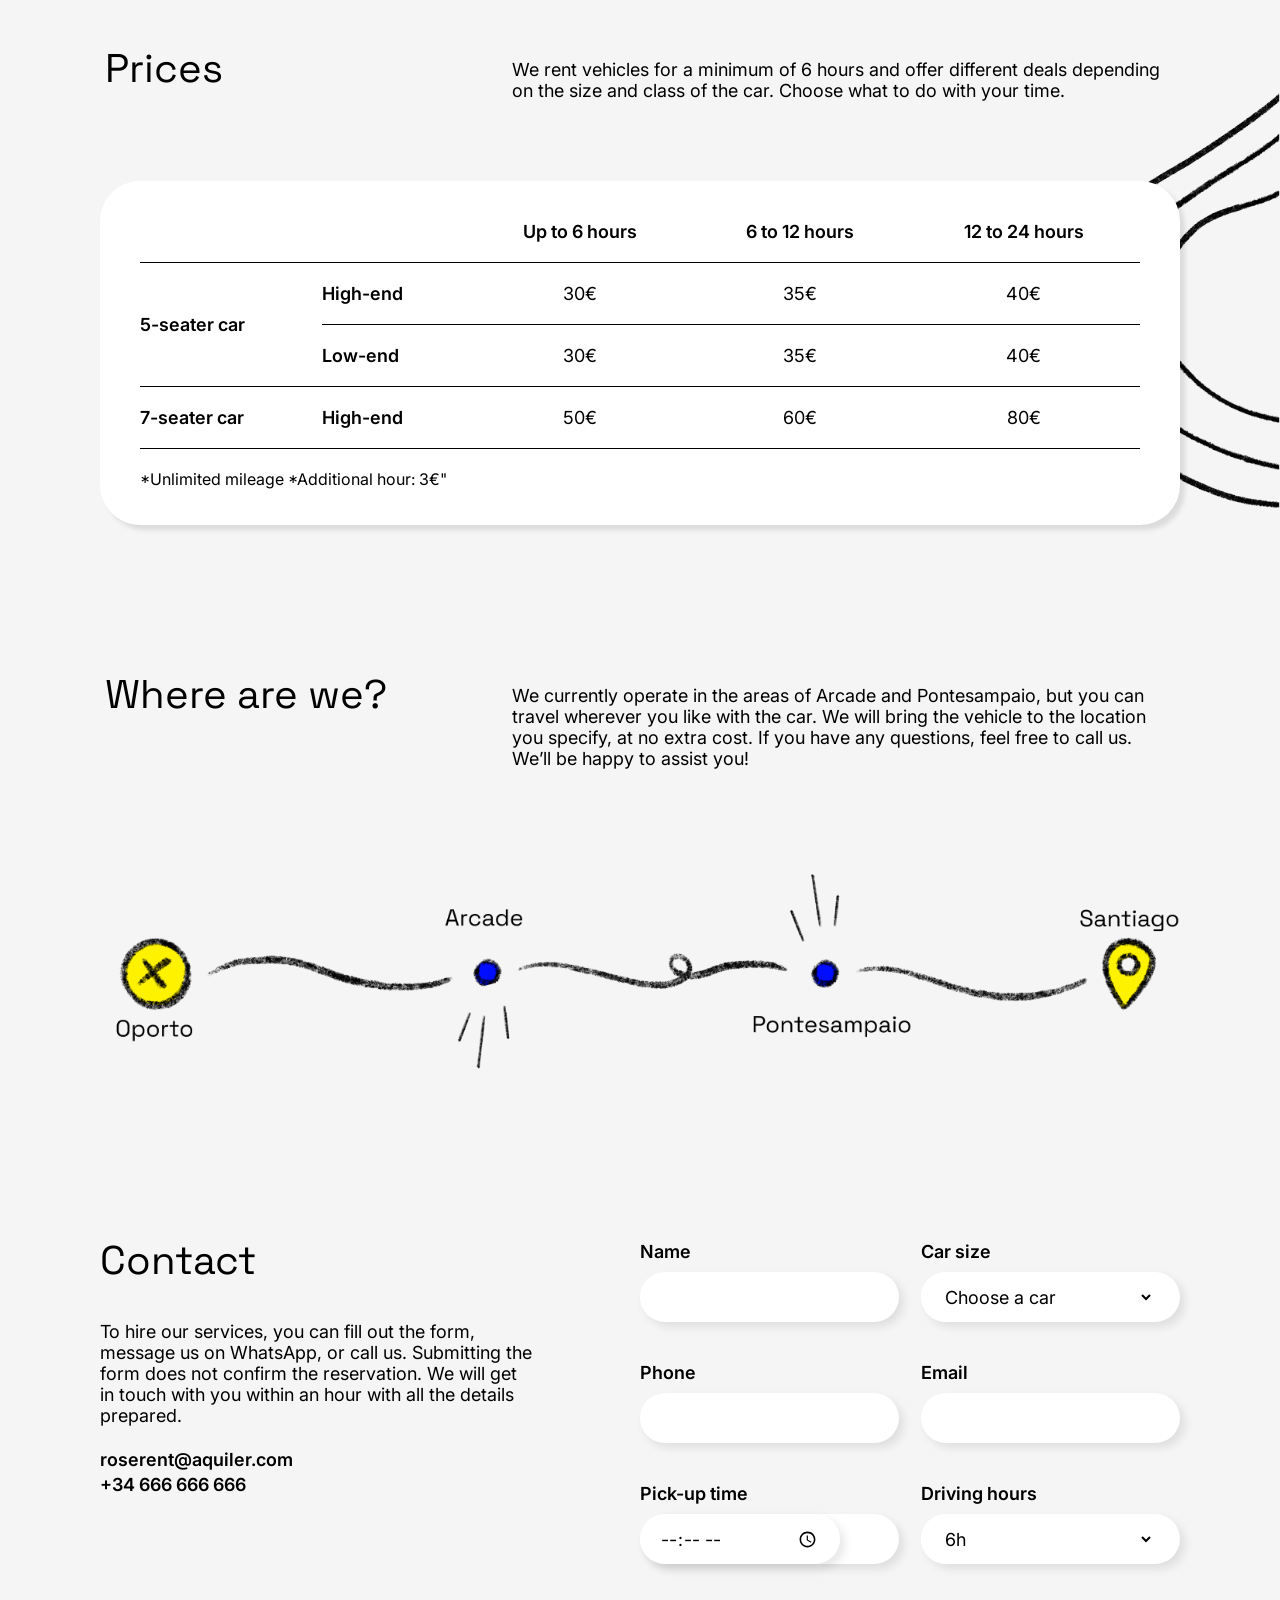
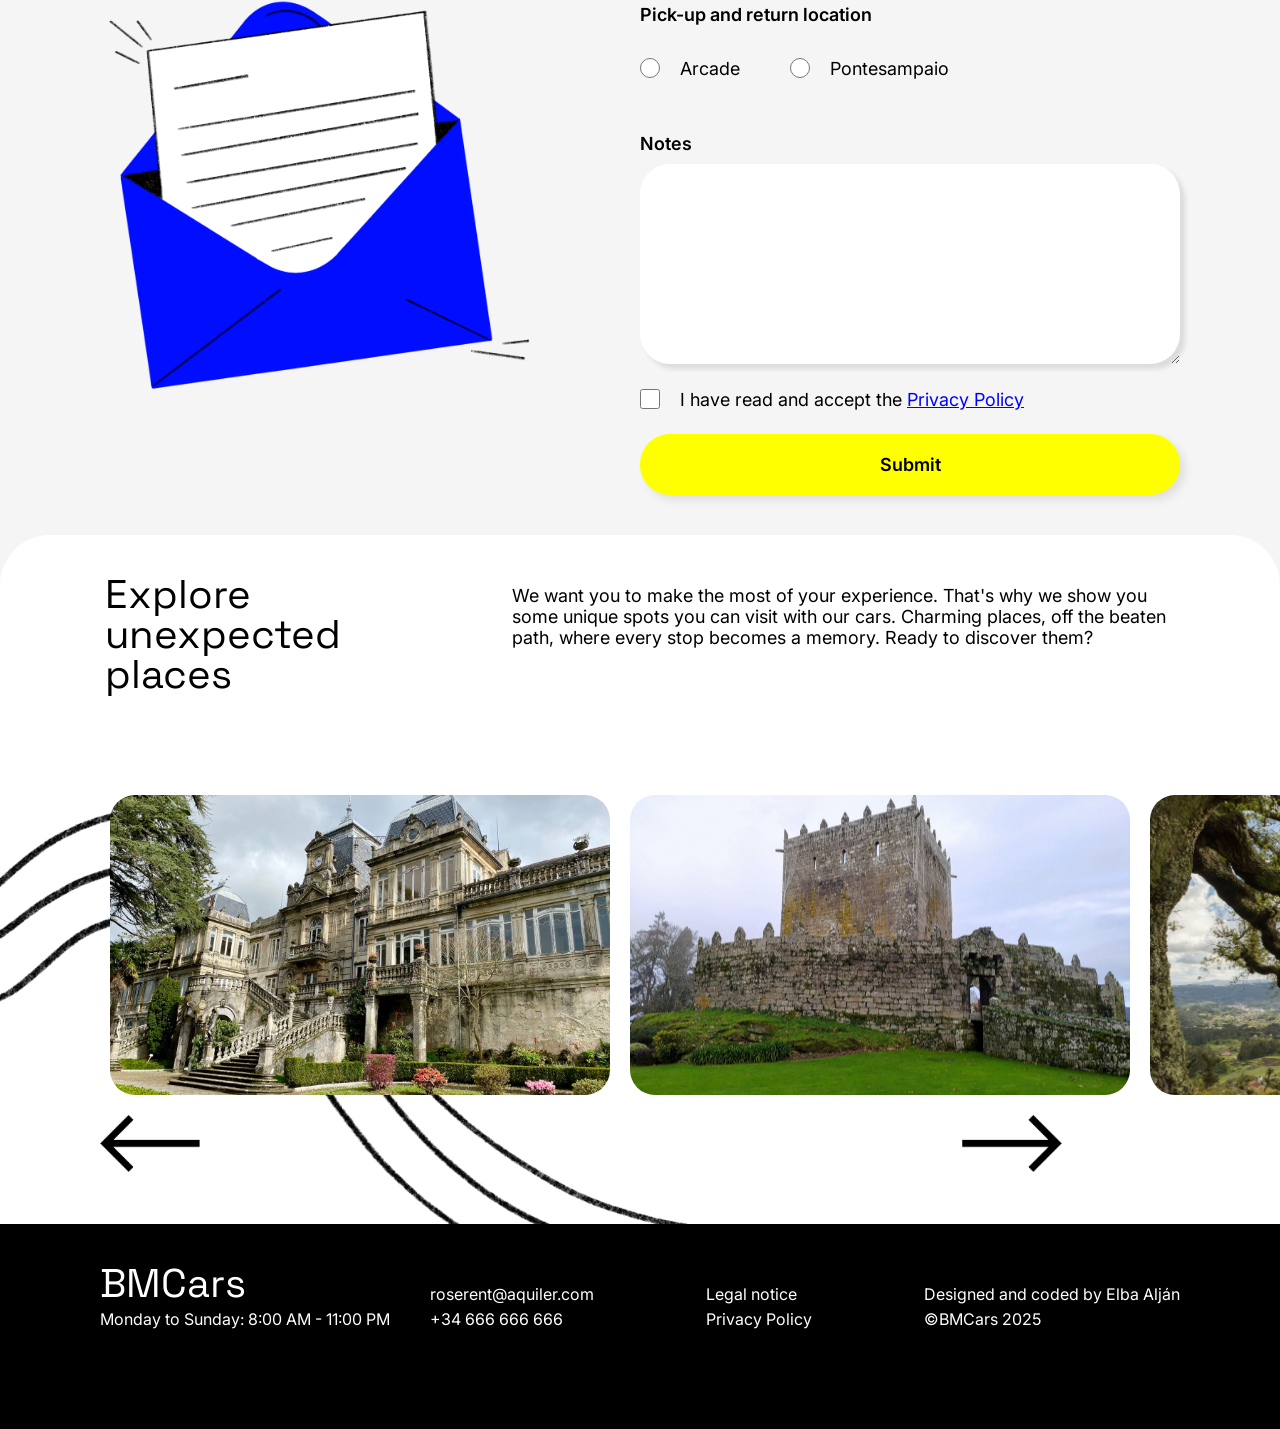
<file: eng.html>
<!-- git add .
git commit -m "Actualización de archivos"
git push origin main  # O la rama que estés usando
-->
<!DOCTYPE html>
<html lang="en">
<head>
    <meta charset="UTF-8">
    <meta name="viewport" content="width=device-width, initial-scale=1.0">
    <title>Document</title>
    <link rel="stylesheet" href="style.css">
    <link rel="preconnect" href="https://fonts.googleapis.com">
    <link rel="preconnect" href="https://fonts.gstatic.com" crossorigin>
    <link href="https://fonts.googleapis.com/css2?family=Space+Grotesk:wght@300..700&display=swap" rel="stylesheet">
    <link rel="preconnect" href="https://fonts.googleapis.com">
    <link rel="preconnect" href="https://fonts.gstatic.com" crossorigin>
    <link href="https://fonts.googleapis.com/css2?family=Inter:ital,opsz,wght@0,14..32,100..900;1,14..32,100..900&display=swap" rel="stylesheet">
    <link rel="shortcut icon" href="img/favicon.png" type="image/x-icon">
</head>
<header>
    <nav>
        <a class="logo" href="#inicio">BMCars</a>
        <div>
            <ul>
                <li class="opciones-menu"><a href="#inicio" id="menuInicio">Home</a></li>
                <li class="opciones-menu"><a href="#servicios" id="menuServicios">Our services</a></li>
                <li class="opciones-menu"><a href="#tarifas" id="menuTarifas">Prices</a></li>
                <li class="opciones-menu opciones-menu-contacto"><a href="#contacto" id="menuContacto">Contact</a></li>
                <div class="idiomas" id="idiomas">
                    <li id="opcionesIdioma" class="opciones-idioma"><a id="aIdioma" href="">[ENG]</a></li>
                    <li id="idiomaNuevo" class="idioma-nuevo esp"><a href="index.html">[ESP]</a></li>
                </div>
            </ul>
        </div>
        <svg id="burguer" xmlns="http://www.w3.org/2000/svg" width="25" height="16" viewBox="0 0 25 16" fill="none">
            <path d="M24.8572 1.61052C24.8572 1.00679 24.5745 0.519028 23.8572 0.519028H1.85718C1.13987 0.519028 0.857178 1.00679 0.857178 1.61052C0.857178 2.21426 1.13987 2.70202 1.85718 2.70202H23.8572C24.5745 2.70202 24.8572 2.21426 24.8572 1.61052Z" fill="black"/>
            <path d="M24.8572 8.1595C24.8572 7.55577 24.5745 7.06801 23.8572 7.06801H1.85718C1.13987 7.06801 0.857178 7.55577 0.857178 8.1595C0.857178 8.76324 1.13987 9.251 1.85718 9.251H23.8572C24.5745 9.251 24.8572 8.76324 24.8572 8.1595Z" fill="black"/>
            <path d="M24.8572 14.7085C24.8572 14.1047 24.5745 13.617 23.8572 13.617H1.85718C1.13987 13.617 0.857178 14.1047 0.857178 14.7085C0.857178 15.3122 1.13987 15.8 1.85718 15.8H23.8572C24.5745 15.8 24.8572 15.3122 24.8572 14.7085Z" fill="black"/>
          </svg>
    </nav>
</header>
<body>
    <div class="menu-mov">
        <div class="menu-mov-title">
            <h1>BMCars</h1>
            <svg id="cruz" xmlns="http://www.w3.org/2000/svg" width="20" height="20" viewBox="0 0 20 20" fill="none">
                <path d="M18.7072 18.799C19.0983 18.4079 19.2061 17.8837 18.6777 17.3553L2.47321 1.15079C1.94486 0.622438 1.42065 0.730205 1.02953 1.12132C0.638411 1.51244 0.530644 2.03665 1.05899 2.565L17.2635 18.7695C17.7919 19.2979 18.3161 19.1901 18.7072 18.799Z" fill="white"/>
                <path d="M0.7072 18.3848C1.09832 18.7759 1.62253 18.8837 2.15088 18.3553L18.3554 2.15078C18.8838 1.62244 18.776 1.09823 18.3849 0.707107C17.9937 0.315989 17.4695 0.208222 16.9412 0.736571L0.736662 16.9411C0.208314 17.4694 0.316081 17.9937 0.7072 18.3848Z" fill="white"/>
              </svg>
        </div>
        <div class="menu-mov-text">
            <a href="#inicio">Home</a>
            <a href="#servicios">Our services</a>
            <a href="#tarifas">Prices</a>
            <a href="#contacto">Contact</a>
        </div>
        <div class="menu-mov-idioma">
            <a href="">[ENG]   </a>
            <a href="index.html">   [ESP]</a>
        </div>
        <div class="lineas-menu-mov">
            <img src="img/lineas_blancas.png" alt="">
        </div>
    </div>
    <main id="inicio">
        <div  class="main-div3"><img src="img/coche.PNG" alt=""></div>
        <img class="rayas1" src="img/rayas1.PNG" alt="">
        <div class="main-div1">
            <h1 class="h1-main">The Camino is just the beginning, it leads beyond.</h1>
            <p class="main-texto">The Camino doesn't end when you reach the hostel. BMCars is a local company that rents cars by the hour, at reduced prices, so you can explore without limits. We bring the vehicle to your meeting point in the towns of Soutomaior and Redondela, at no extra cost. Enjoy each stage and discover hidden spots that don't appear in the guides.
            </p>
            <div class="div-btn">
                <a href="#contacto" class="button btn-contacto" >Contact</a>
                <a href="#tarifas" class="button btn-tarifas">Prices</a>
            </div>
        </div>
        <div  class="main-div2"><img src="img/coche.PNG" alt=""></div>
    </main>

    <section class="sec1">
        <div class="div-title">
            <h1 id="servicios" class="title">How do our services work?</h1>
            <p class="title-text">BMCars is a local, family-run company, which is why we prefer to manage the car rentals directly. Below, we explain the steps so you can understand how our process works.
            </p>
        </div>
        <div class="div-pasos">
            <div id="reservar" class="div-pasos-1 pasos-reservar">
                <div class="titulo-pasos">
    
                    <img src="img/movil.png" alt="Reservar">
                    <h1>Reserve</h1>
                </div>
                <p class="texto-s">You can fill out the form or call us directly. However, the service will only be confirmed once we confirm your reservation.
                </p>
            </div>
            <div class="div-pasos-1">
                <div class="titulo-pasos">
                    <img src="img/llave.PNG" alt="Reservar">
                    <h1>Pick Up</h1>
                </div>
                <p class="texto-s">We will bring the car to any location in the towns of Soutomaior or Pontesampaio, at no extra cost.
                </p>
            </div>
        </div>
        <div class="div-pasos-abajo">
            <div class="div-pasos-1">
                <div class="titulo-pasos">
                    <img src="img/volante.png" alt="Reservar">
                    <h1>Drive</h1>
                </div>
                <p class="texto-s">Enjoy the car for the agreed time and discover places you never imagined visiting.
                    Unlimited mileage.
                </p>
            </div>
            <div class="div-pasos-1">
                <div class="titulo-pasos">
                    <img src="img/return.png" alt="Reservar">
                    <h1>Return</h1>
                </div>
                <p class="texto-s">Return it at the agreed location, hassle-free.
                </p>
            </div>
        </div>
        <img src="img/rayas3.png" alt="" class="rayas3">
        <img src="img/rayas3.png" alt="" class="rayas4">
    </section>

    <section class="sec2">
        <div class="div-title">
            <h1 id="tarifas" class="title">Prices</h1>
            <p class="title-text">We rent vehicles for a minimum of 6 hours and offer different deals depending on the size and class of the car.
                Choose what to do with your time.
            </p>
        </div>
        <div class="tabla">
            <table>
                <tr>
                    <th colspan="2"></th>
                    <th>Up to 6 hours</th>
                    <th>6 to 12 hours</th>
                    <th>12 to 24 hours</th>
                </tr>
                <tr>
                    <th rowspan="2" class="th-start">5-seater car</th>
                    <th class="th-start">High-end</th>
                    <td>30€</td>
                    <td>35€</td>
                    <td>40€</td>
                </tr>
                <tr>
                    <th class="th-start">Low-end</th>
                    <td>30€</td>
                    <td>35€</td>
                    <td>40€</td>
                </tr>
                <tr>
                    <th class="th-start">7-seater car</th>
                    <th class="th-start">High-end</th>
                    <td>50€</td>
                    <td>60€</td>
                    <td>80€</td>
                </tr>
            </table>
            <p>*Unlimited mileage *Additional hour: 3€"</p>
        </div>

        <div class="tabla-mov">
            <div class="coche-mov">
                <h1 class="h1-tabla-mov">5-seater car</h1>
                <div class="filete-tabla-mov"></div>
                <table>
                    <tr>
                        <th></th>
                        <th>Low-end</th>
                        <th>High-end</th>
                    </tr>
                    <tr>
                        <th class="th-horas">Up to 6 hours</th>
                        <td>30€</td>
                        <td>30€</td>
                    </tr>
                    <tr>
                        <th class="th-horas">6 to 12 hours</th>
                        <td>35€</td>
                        <td>35€</td>
                    </tr>
                    <tr>
                        <th class="th-horas">12 to 24 hours</th>
                        <td>40€</td>
                        <td>40€</td>
                    </tr>
                </table>
            </div>
        </div>

        <div class="tabla-mov">
            <div class="coche-mov">
                <h1 class="h1-tabla-mov">7-seater car</h1>
                <div class="filete-tabla-mov"></div>
                <table>
                    <tr>
                        <th></th>
                        <th>High-end</th>
                    </tr>
                    <tr>
                        <th class="th-horas">Up to 6 hours</th>
                        <td>50€</td>
                    </tr>
                    <tr>
                        <th class="th-horas">6 to 12 hours</th>
                        <td>60€</td>
                    </tr>
                    <tr>
                        <th class="th-horas">12 to 24 hours</th>
                        <td>80€</td>
                    </tr>
                </table>
            </div>
        </div>
        <img src="img/rayas3.png" alt="" class="rayas5">
        <img src="img/rayas2.png" class="rayas2" alt="">
    </section>

    <section class="sec3">
        <div class="div-title">
            <h1 class="title">Where are we?</h1>
            <p class="title-text">We currently operate in the areas of Arcade and Pontesampaio, but you can travel wherever you like with the car.
                We will bring the vehicle to the location you specify, at no extra cost.
                If you have any questions, feel free to call us. We’ll be happy to assist you!
            </p>
        </div>
        <div class="div-mapa">
            <img class="mapa-pc" src="img/mapa1.png" alt="">
            <img class="mapa-mov" src="img/mapa2.png" alt="">
        </div>
    </section>

    <section class="sec4">
        <div class="sec4-div1">
            <div class="div-title-formulario">
                <h1   id="contacto" >Contact</h1>
                <p class="title-text-formulario">To hire our services, you can fill out the form, message us on WhatsApp, or call us.
                    Submitting the form does not confirm the reservation. We will get in touch with you within an hour with all the details prepared.
                    <br><br>
                    <a class="datos-contacto-formulario" href="mailto:elbaljan@gmail.com?subject=Consulta&body=Hola, quería hacer una consulta sobre...">
                        roserent@aquiler.com
                    </a> <br>
                    <a class="datos-contacto-formulario" href="https://wa.me/34616543093" target="_blank">+34 666 666 666</a>
                </p>
                
                <br>
            </div>
            <img src="img/sobre.PNG" alt="sobre">
        </div>
        <form name="reserva" method="POST" action="reserva-eng.php">
            <input type="hidden" name="form-name" value="reserva">
            <div class="form-row">
                <div class="form-unit">
                    <label for="name">Name</label>
                    <input type="text" name="name" id="">
                </div>
                <div class="form-unit">
                    <label for="coche">Car size</label>
                    <div class="falso-input">
                        <select name="coche" id="">
                            <option value="">Choose a car</option>
                            <optgroup label="Gama baja">
                                <option value="Coche 5 plazas - Gama baja">5-seater car</option>
                            </optgroup>
                            <optgroup label="Gama alta">
                                <option value="Coche 5 plazas - Gama alta">5-seater car</option>
                                <option value="Coche 7 plazas - Gama alta">7-seater car</option>
                            </optgroup>
                        </select>
                    </div>
                </div>
            </div>

            <div class="form-row">
                <div class="form-unit">
                    <label for="telf">Phone</label>
                    <input type="number" name="telf" id="">
                </div>
                <div class="form-unit">
                    <label for="email">Email</label>
                    <input type="email" name="email" id="">
                </div>
            </div>

            <div class="form-row">
                <div class="form-unit">
                    <label for="time">Pick-up time</label>
                    <div class="falso-input">
                        <input type="time" name="time" id="" placeholder="--:--">
                    </div>
                </div>
                <div class="form-unit">
                    <label for="horas">Driving hours</label>
                    <div class="falso-input">
                        <select name="horas" id="">
                            <option value="6h">6h</option>
                            <option value="6h a 12h">6 to 12h</option>
                            <option value="12h a 24h">12 to 24h</option>
                        </select>
                    </div>
                    
                </div>
            </div>

            <div class="form-row, form-lugar">
                <p class="title-lugar">Pick-up and return location</p>

                <div>
                    <div class="label-radio">
                        <input type="radio" name="arcade" id="" value="Arcade">
                        <p>Arcade</p>
                    </div>
                    <div class="label-radio">
                        <input type="radio" name="arcade" id="" value="Pontesampaio">
                        <p>Pontesampaio</p>
                    </div>
                </div> 
            </div>

            <div class="form-row-ob">
                <label for="observaciones">Notes</label>
                <textarea name="observaciones" id=""></textarea>
            </div>

            <div class="label-radio">
                <input type="checkbox" name="privacidad" required>
                <p>I have read and accept the <a href="privacidad-eng.html" class="politica" target="_blank">Privacy Policy</a></p>
            </div>

            <input type="submit" value="Submit"> 
        </form>  
        <div  class="sobre-mov" >
            <img src="img/sobre.PNG" alt="sobre">
        </div>
        
    </section>

    <section class="sec5">
        <div class="title-sec5">
            <h1 class="title">Explore unexpected places</h1>
            <p class="title-text">We want you to make the most of your experience. That's why we show you some unique spots you can visit with our cars. Charming places, off the beaten path, where every stop becomes a memory. Ready to discover them?</p>
        </div>
        <div class="galeria-contenedor" id="contenedor">
            <div class="galeria" id="galeria">
                <div class="div-img img-1">
                    <a href="https://maps.app.goo.gl/BfybrvY4FBzSPQvG8" target="_blank">
                        <div class="div-img-2">
                            <p class="galeria-title">Pazo de Lourizán</p>
                            <p class="galeria-subtitle">Agrovello, Pontevedra</p>
                            <img class="galeria-arrow" src="img/white-arrow.png" alt="">
                        </div>
                    </a>
                    
                </div>   
                <div class="div-img img-2" id="img2">
                    <a href="https://maps.app.goo.gl/zWr5JkwsXEjNGUm46" target="_blank">
                        <div class="div-img-2"> 
                            <p class="galeria-title">Castelo de Soutomaior</p>
                            <p class="galeria-subtitle">Soutomaior</p>
                            <img class="galeria-arrow" src="img/white-arrow.png" alt="">
                        </div>
                    </a>   
                </div>
                <div class="div-img img-3">
                    <a href="https://maps.app.goo.gl/8SJmnUGbh7yyEPar6" target="_blank">
                        <div class="div-img-2">
                            <p class="galeria-title">Mirador da Peneda</p>
                            <p class="galeria-subtitle">O Viso, Redondela</p>
                            <img class="galeria-arrow" src="img/white-arrow.png" alt="">
                        </div>
                    </a>
                </div>
                <div class="div-img img-4">
                    <a href="https://maps.app.goo.gl/G4BqeMWyz5Er9d4K7" target="_blank">
                        <div class="div-img-2">
                            <p class="galeria-title">Praia de Cesantes</p>
                            <p class="galeria-subtitle">Cesantes, Redondela</p>
                            <img class="galeria-arrow" src="img/white-arrow.png" alt="">
                        </div>
                    </a>
                </div>
                <div class="div-img img-5">
                    <a href="https://maps.app.goo.gl/6B4VHUf3ZXHFpjV96" target="_blank">
                        <div class="div-img-2">
                            <p class="galeria-title">Canastros de Combarro</p>
                            <p class="galeria-subtitle">Combarro, Poio</p>
                            <img class="galeria-arrow" src="img/white-arrow.png" alt="">
                        </div>
                    </a> 
                </div>
                <div class="div-img img-6">
                    <a href="https://maps.app.goo.gl/ixdz3vZaZPkX9yyC8" target="_blank">
                        <div class="div-img-2">
                            <p class="galeria-title">Cidade Vella</p>
                            <p class="galeria-subtitle">Pontevedra</p>
                            <img class="galeria-arrow" src="img/white-arrow.png" alt="">
                        </div>
                    </a>  
                </div>
            </div>
        </div> 
        <div class="div-arrow">
            <img src="img/left-arrow.png" alt="" class="arrow left" id="arrowLeft">
            <img src="img/right-arrow.png" alt="" class="arrow right" id="arrowRight">
        </div>
    </section>

    <footer>
        <div class="title-footer">
            <h1>BMCars</h1>
            <p>Monday to Sunday: 8:00 AM - 11:00 PM</p>
        </div>
        <div class="info-footer">
            <div class="info-footer-1">
                <a href="mailto:elbaljan@gmail.com?subject=Consulta&body=Hola, quería hacer una consulta sobre...">
                    roserent@aquiler.com
                </a>
                <a href="https://wa.me/34616543093" target="_blank">
                    +34 666 666 666
                </a>
            </div>
            <div class="info-footer-1">
                <a href="aviso-legal-eng.html">Legal notice</a>
                <a href="privacidad-eng.html">Privacy Policy</a>
            </div>
            <div class="info-footer-1">
                <a href="">Designed and coded by Elba Alján</a>
                <p>©BMCars 2025</p>
            </div>
        </div>
    </footer>
    
    <script src="script.js"></script>
    
</body>
</html>
</file>
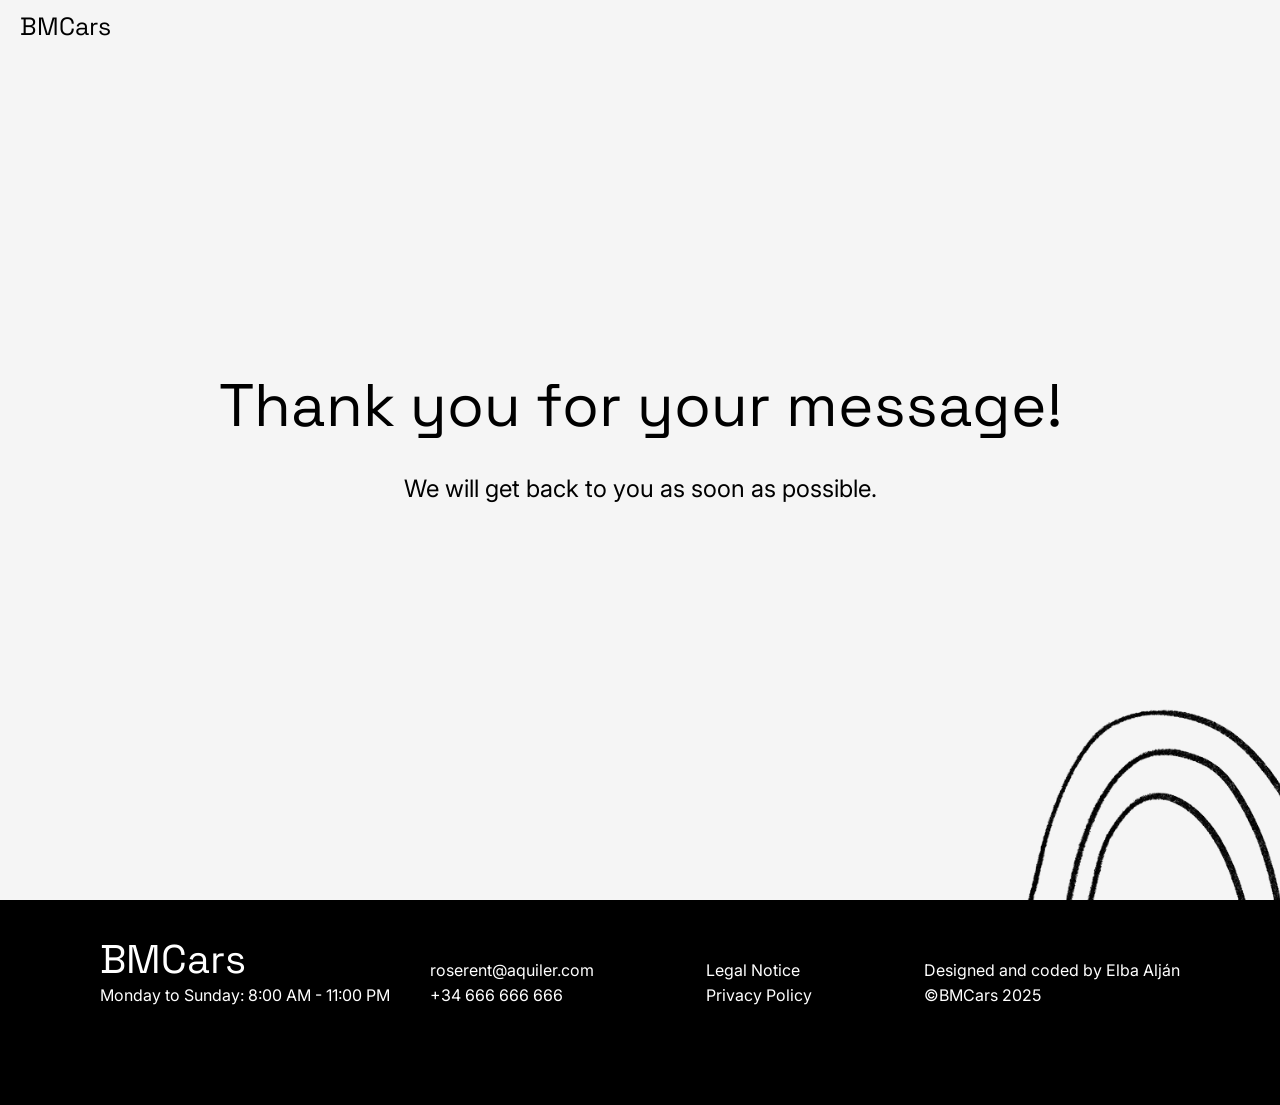
<file: gracias-eng.html>
<!DOCTYPE html>
<html lang="en">
<head>
    <meta charset="UTF-8">
    <meta name="viewport" content="width=device-width, initial-scale=1.0">
    <title>Document</title>
    <link rel="stylesheet" href="style.css">
    <link rel="preconnect" href="https://fonts.googleapis.com">
    <link rel="preconnect" href="https://fonts.gstatic.com" crossorigin>
    <link href="https://fonts.googleapis.com/css2?family=Space+Grotesk:wght@300..700&display=swap" rel="stylesheet">
    <link rel="preconnect" href="https://fonts.googleapis.com">
    <link rel="preconnect" href="https://fonts.gstatic.com" crossorigin>
    <link href="https://fonts.googleapis.com/css2?family=Inter:ital,opsz,wght@0,14..32,100..900;1,14..32,100..900&display=swap" rel="stylesheet">
    <link rel="shortcut icon" href="img/favicon.png" type="image/x-icon">
</head>
<body>
    <header>
        <nav>
            <a class="logo" href="index.html">BMCars</a>
        </nav>
    </header>   

    <div class="gracias">
        <h1 class="h1-main">Thank you for your message!</h1>
        <p class="p-gracias">We will get back to you as soon as possible.</p>
        <img src="img/rayas3.png" class="rayas-gracias" alt="">
    </div>

    <footer>
        <div class="title-footer">
            <h1>BMCars</h1>
            <p>Monday to Sunday: 8:00 AM - 11:00 PM</p>
        </div>
        <div class="info-footer">
            <div class="info-footer-1">
                <a href="mailto:elbaljan@gmail.com?subject=Consulta&body=Hola, quería hacer una consulta sobre...">
                    roserent@aquiler.com
                </a>
                <a href="https://wa.me/34616543093" target="_blank">
                    +34 666 666 666
                </a>
            </div>
            <div class="info-footer-1">
                <a href="aviso-legal-eng.html">Legal Notice</a>
                <a href="privacidad-eng.html">Privacy Policy</a>
            </div>
            <div class="info-footer-1">
                <a href="">Designed and coded by Elba Alján</a>
                <p>©BMCars 2025</p>
            </div>
        </div>
    </footer>

</body>
</html>
</file>
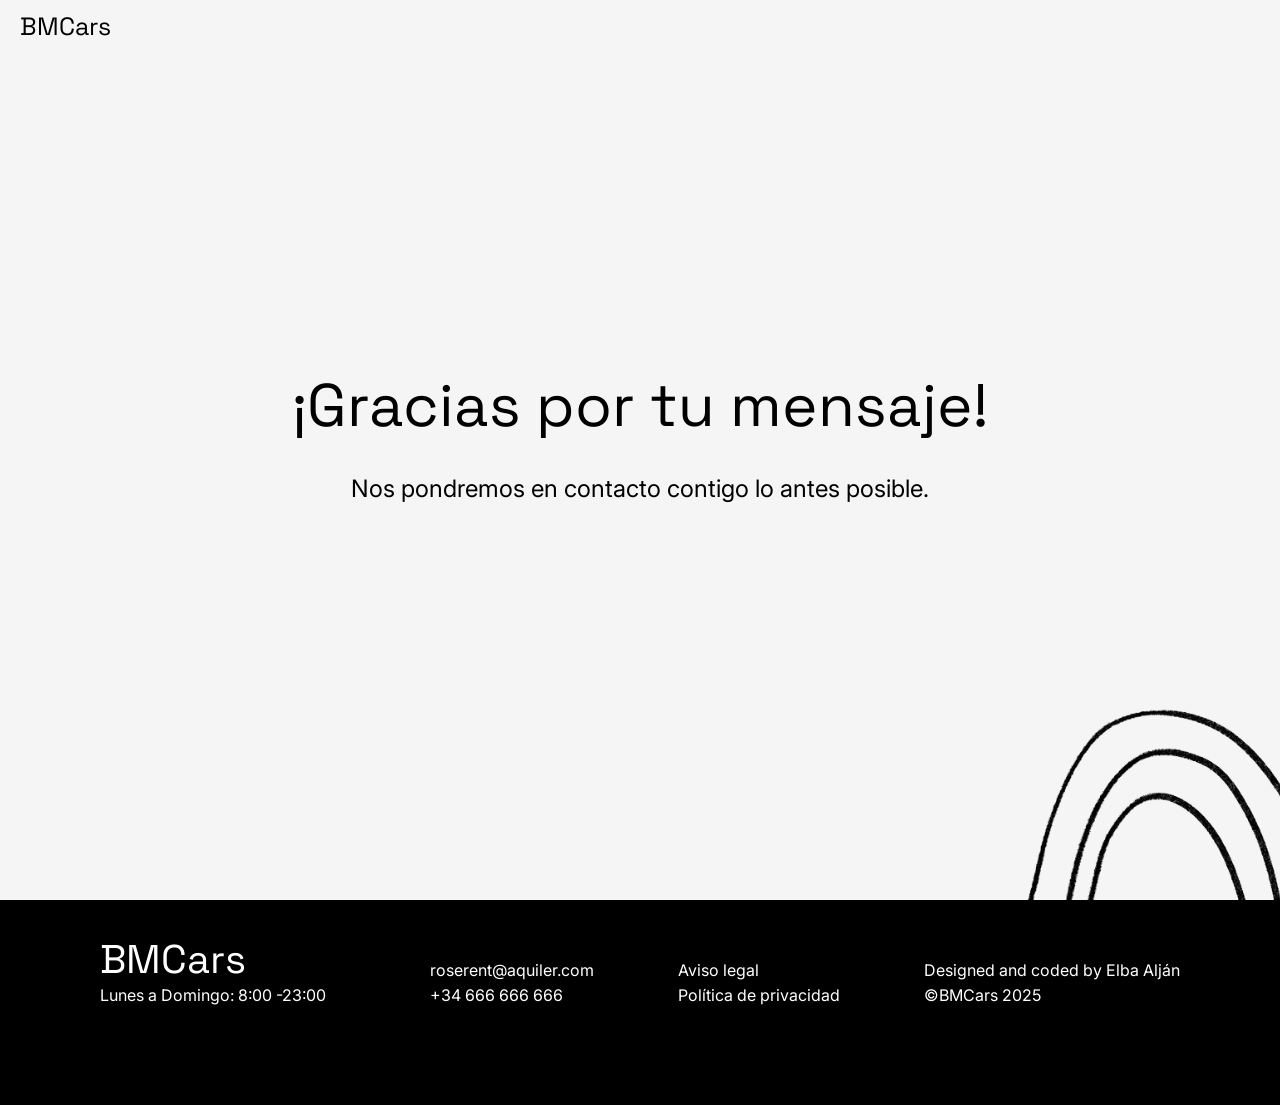
<file: gracias.html>
<!DOCTYPE html>
<html lang="en">
<head>
    <meta charset="UTF-8">
    <meta name="viewport" content="width=device-width, initial-scale=1.0">
    <title>Document</title>
    <link rel="stylesheet" href="style.css">
    <link rel="preconnect" href="https://fonts.googleapis.com">
    <link rel="preconnect" href="https://fonts.gstatic.com" crossorigin>
    <link href="https://fonts.googleapis.com/css2?family=Space+Grotesk:wght@300..700&display=swap" rel="stylesheet">
    <link rel="preconnect" href="https://fonts.googleapis.com">
    <link rel="preconnect" href="https://fonts.gstatic.com" crossorigin>
    <link href="https://fonts.googleapis.com/css2?family=Inter:ital,opsz,wght@0,14..32,100..900;1,14..32,100..900&display=swap" rel="stylesheet">
    <link rel="shortcut icon" href="img/favicon.png" type="image/x-icon">
</head>
<body>
    <header>
        <nav>
            <a class="logo" href="index.html">BMCars</a>
        </nav>
    </header>   

    <div class="gracias">
        <h1 class="h1-main">¡Gracias por tu mensaje!</h1>
        <p class="p-gracias">Nos pondremos en contacto contigo lo antes posible.</p>
        <img src="img/rayas3.png" class="rayas-gracias" alt="">
    </div>

    <footer>
        <div class="title-footer">
            <h1>BMCars</h1>
            <p>Lunes a Domingo: 8:00 -23:00</p>
        </div>
        <div class="info-footer">
            <div class="info-footer-1">
                <a href="mailto:elbaljan@gmail.com?subject=Consulta&body=Hola, quería hacer una consulta sobre...">
                    roserent@aquiler.com
                </a>
                <a href="https://wa.me/34616543093" target="_blank">
                    +34 666 666 666
                </a>
            </div>
            <div class="info-footer-1">
                <a href="aviso-legal.html">Aviso legal</a>
                <a href="privacidad.html">Política de privacidad</a>
            </div>
            <div class="info-footer-1">
                <a href="">Designed and coded by Elba Alján</a>
                <p>©BMCars 2025</p>
            </div>
        </div>
    </footer>

</body>
</html>
</file>
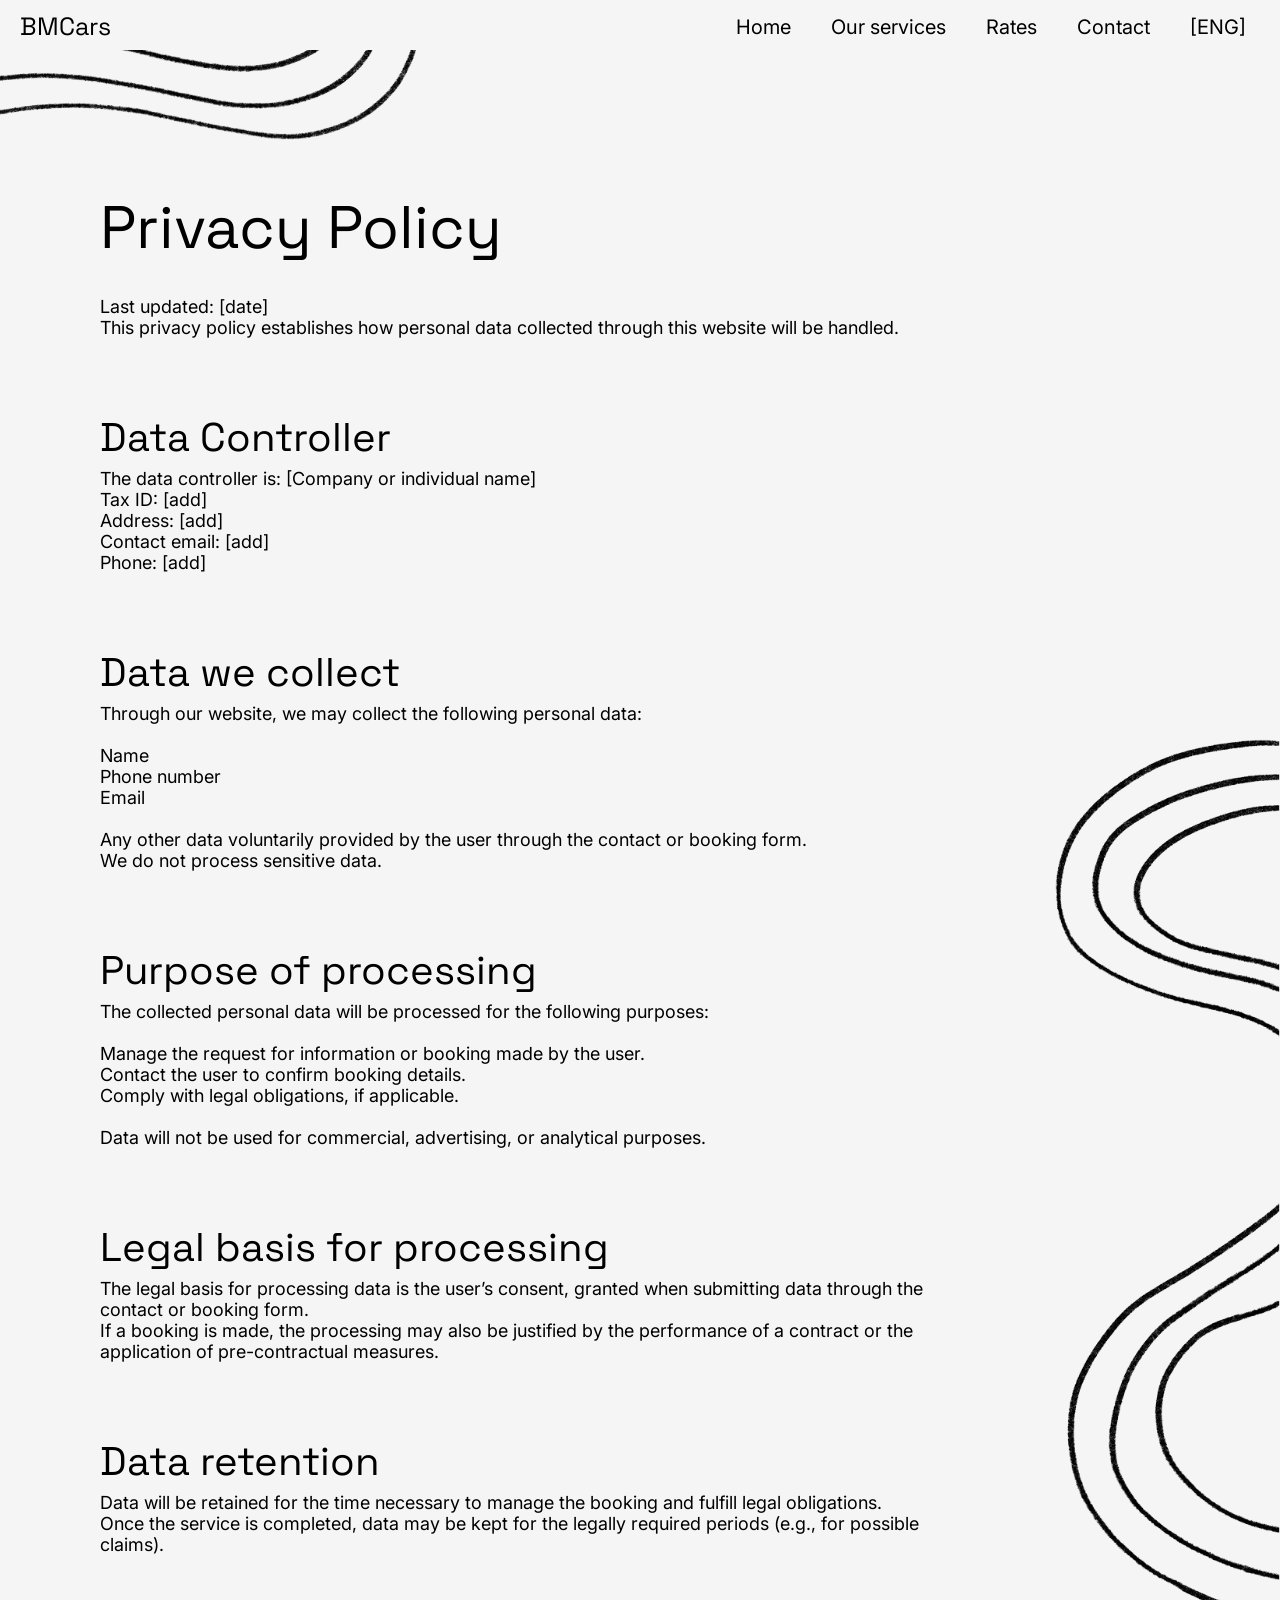
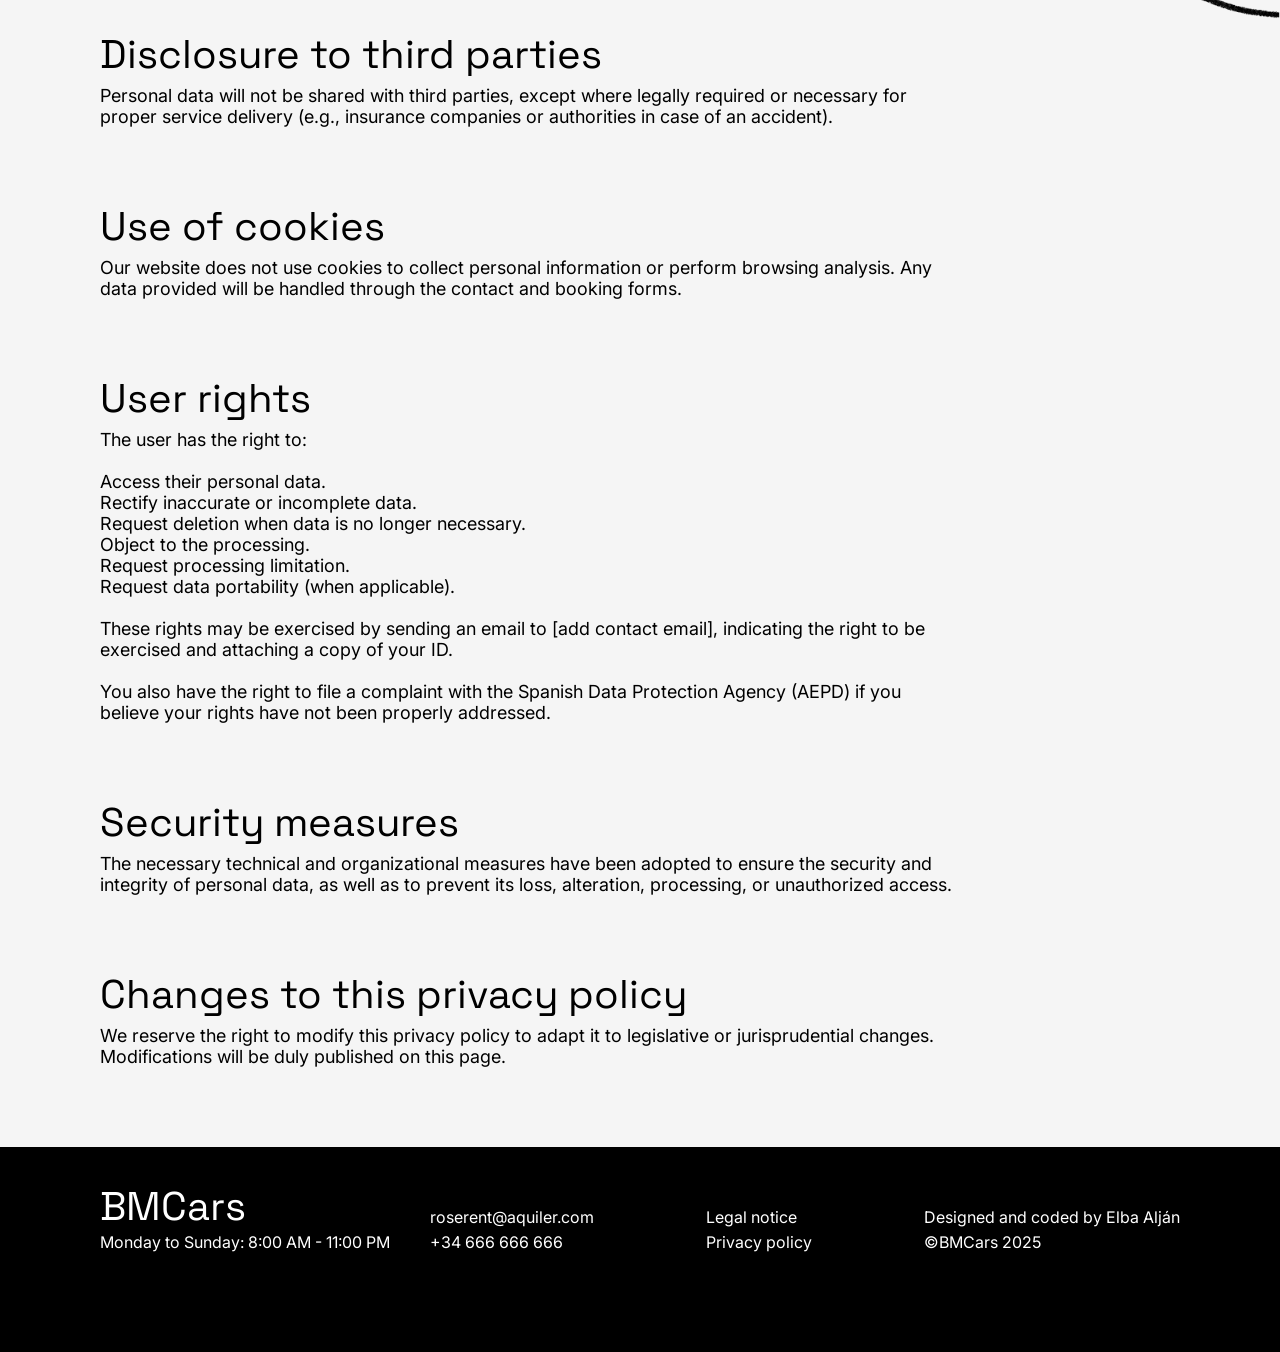
<file: privacidad-eng.html>
<!DOCTYPE html>
<html lang="en">
<head>
    <meta charset="UTF-8">
    <meta name="viewport" content="width=device-width, initial-scale=1.0">
    <title>Document</title>
    <link rel="stylesheet" href="style.css">
    <link rel="preconnect" href="https://fonts.googleapis.com">
    <link rel="preconnect" href="https://fonts.gstatic.com" crossorigin>
    <link href="https://fonts.googleapis.com/css2?family=Space+Grotesk:wght@300..700&display=swap" rel="stylesheet">
    <link rel="preconnect" href="https://fonts.googleapis.com">
    <link rel="preconnect" href="https://fonts.gstatic.com" crossorigin>
    <link href="https://fonts.googleapis.com/css2?family=Inter:ital,opsz,wght@0,14..32,100..900;1,14..32,100..900&display=swap" rel="stylesheet">
    <link rel="shortcut icon" href="img/favicon.png" type="image/x-icon">
</head>

<header>
    <nav>
        <a class="logo" href="eng.html">BMCars</a>
        <div>
            <ul>
                <li class="opciones-menu"><a href="#inicio" id="menuInicio">Home</a></li>
                <li class="opciones-menu"><a href="#servicios" id="menuServicios">Our services</a></li>
                <li class="opciones-menu"><a href="#tarifas" id="menuTarifas">Rates</a></li>
                <li class="opciones-menu opciones-menu-contacto"><a href="#contacto" id="menuContacto">Contact</a></li>
                <div class="idiomas" id="idiomas">
                    <li id="opcionesIdioma" class="opciones-idioma"><a id="aIdioma" href="">[ENG]</a></li>
                    <li id="idiomaNuevo" class="idioma-nuevo esp"><a href="privacidad.html">[ESP]</a></li>
                </div>
            </ul>
        </div>
        <svg id="burguer" xmlns="http://www.w3.org/2000/svg" width="25" height="16" viewBox="0 0 25 16" fill="none">
            <path d="M24.8572 1.61052C24.8572 1.00679 24.5745 0.519028 23.8572 0.519028H1.85718C1.13987 0.519028 0.857178 1.00679 0.857178 1.61052C0.857178 2.21426 1.13987 2.70202 1.85718 2.70202H23.8572C24.5745 2.70202 24.8572 2.21426 24.8572 1.61052Z" fill="black"/>
            <path d="M24.8572 8.1595C24.8572 7.55577 24.5745 7.06801 23.8572 7.06801H1.85718C1.13987 7.06801 0.857178 7.55577 0.857178 8.1595C0.857178 8.76324 1.13987 9.251 1.85718 9.251H23.8572C24.5745 9.251 24.8572 8.76324 24.8572 8.1595Z" fill="black"/>
            <path d="M24.8572 14.7085C24.8572 14.1047 24.5745 13.617 23.8572 13.617H1.85718C1.13987 13.617 0.857178 14.1047 0.857178 14.7085C0.857178 15.3122 1.13987 15.8 1.85718 15.8H23.8572C24.5745 15.8 24.8572 15.3122 24.8572 14.7085Z" fill="black"/>
          </svg>
    </nav>
</header>
<body>
    <div class="menu-mov">
        <div class="menu-mov-title">
            <h1>BMCars</h1>
            <svg id="cruz" xmlns="http://www.w3.org/2000/svg" width="20" height="20" viewBox="0 0 20 20" fill="none">
                <path d="M18.7072 18.799C19.0983 18.4079 19.2061 17.8837 18.6777 17.3553L2.47321 1.15079C1.94486 0.622438 1.42065 0.730205 1.02953 1.12132C0.638411 1.51244 0.530644 2.03665 1.05899 2.565L17.2635 18.7695C17.7919 19.2979 18.3161 19.1901 18.7072 18.799Z" fill="white"/>
                <path d="M0.7072 18.3848C1.09832 18.7759 1.62253 18.8837 2.15088 18.3553L18.3554 2.15078C18.8838 1.62244 18.776 1.09823 18.3849 0.707107C17.9937 0.315989 17.4695 0.208222 16.9412 0.736571L0.736662 16.9411C0.208314 17.4694 0.316081 17.9937 0.7072 18.3848Z" fill="white"/>
              </svg>
        </div>
        <div class="menu-mov-text">
            <a href="#inicio">Home</a>
            <a href="#servicios">Our services</a>
            <a href="#tarifas">Prices</a>
            <a href="#contacto">Contact</a>
        </div>
        <div class="menu-mov-idioma">
            <a href="">[ENG]   </a>
            <a href="privacidad.html">   [ESP]</a>
        </div>
        <div class="lineas-menu-mov">
            <img src="img/lineas_blancas.png" alt="">
        </div>
    </div>
    <img class="rayas-politica" src="img/rayas1.PNG" alt="">
    <section class="top-politica">
        <div class="title-politica">
            <h1 class="h1-main">Privacy Policy</h1>
            <p class="main-texto-politica">Last updated: [date] <br>
                This privacy policy establishes how personal data collected through this website will be handled.
            </p>
        </div>
    </section>

    <section class="bottom-politica">

        <div class="div-politica">
            <h1 class="title-politica">Data Controller</h1>
            <p class="text-politica"> 
                The data controller is: [Company or individual name] <br>
                Tax ID: [add] <br>
                Address: [add] <br>
                Contact email: [add] <br>
                Phone: [add]
            </p>
        </div>

        <div class="div-politica">
            <h1 class="title-politica">Data we collect</h1>
            <p class="text-politica"> 
                Through our website, we may collect the following personal data: <br> <br>

                Name <br> Phone number <br> Email <br> <br>
                
                Any other data voluntarily provided by the user through the contact or booking form. <br>
                We do not process sensitive data. <br>   
            </p>
        </div>

        <div class="div-politica">
            <h1 class="title-politica">Purpose of processing</h1>
            <p class="text-politica"> 
                The collected personal data will be processed for the following purposes: <br> <br>

                Manage the request for information or booking made by the user. <br> Contact the user to confirm booking details. <br> Comply with legal obligations, if applicable. <br> <br>
                
                Data will not be used for commercial, advertising, or analytical purposes. <br>
            </p>
        </div>

        <div class="div-politica">
            <h1 class="title-politica">Legal basis for processing</h1>
            <p class="text-politica"> 
                The legal basis for processing data is the user’s consent, granted when submitting data through the contact or booking form. <br>
                If a booking is made, the processing may also be justified by the performance of a contract or the application of pre-contractual measures.
            </p>
        </div>

        <div class="div-politica">
            <h1 class="title-politica">Data retention</h1>
            <p class="text-politica"> 
                Data will be retained for the time necessary to manage the booking and fulfill legal obligations. <br>
                Once the service is completed, data may be kept for the legally required periods (e.g., for possible claims).
            </p>
        </div>

        <img src="img/rayas2.png" class="rayas2" alt="">

        <div class="div-politica">
            <h1 class="title-politica">Disclosure to third parties</h1>
            <p class="text-politica"> 
                Personal data will not be shared with third parties, except where legally required or necessary for proper service delivery (e.g., insurance companies or authorities in case of an accident).
            </p>
        </div>

        <div class="div-politica">
            <h1 class="title-politica">Use of cookies</h1>
            <p class="text-politica"> 
                Our website does not use cookies to collect personal information or perform browsing analysis. Any data provided will be handled through the contact and booking forms.
            </p>
        </div>

        <div class="div-politica">
            <h1 class="title-politica">User rights</h1>
            <p class="text-politica"> 
                The user has the right to: <br> <br>

                Access their personal data. <br>
                Rectify inaccurate or incomplete data. <br>
                Request deletion when data is no longer necessary. <br>
                Object to the processing. <br>
                Request processing limitation. <br>
                Request data portability (when applicable). <br><br>

                These rights may be exercised by sending an email to [add contact email], indicating the right to be exercised and attaching a copy of your ID. <br><br>
                You also have the right to file a complaint with the Spanish Data Protection Agency (AEPD) if you believe your rights have not been properly addressed.
            </p>
        </div>

        <div class="div-politica">
            <h1 class="title-politica">Security measures</h1>
            <p class="text-politica"> 
                The necessary technical and organizational measures have been adopted to ensure the security and integrity of personal data, as well as to prevent its loss, alteration, processing, or unauthorized access.
            </p>
        </div>

        <div class="div-politica">
            <h1 class="title-politica">Changes to this privacy policy</h1>
            <p class="text-politica"> 
                We reserve the right to modify this privacy policy to adapt it to legislative or jurisprudential changes. Modifications will be duly published on this page.
            </p>
        </div>
    </section>

    <footer>
        <div class="title-footer">
            <h1>BMCars</h1>
            <p>Monday to Sunday: 8:00 AM - 11:00 PM</p>
        </div>
        <div class="info-footer">
            <div class="info-footer-1">
                <a href="mailto:elbaljan@gmail.com?subject=Consulta&body=Hola, quería hacer una consulta sobre...">
                    roserent@aquiler.com
                </a>
                <a href="https://wa.me/34616543093" target="_blank">
                    +34 666 666 666
                </a>
            </div>
            <div class="info-footer-1">
                <a href="aviso-legal-eng.html">Legal notice</a>
                <a href="privacidad-eng.html">Privacy policy</a>
            </div>
            <div class="info-footer-1">
                <a href="">Designed and coded by Elba Alján</a>
                <p>©BMCars 2025</p>
            </div>
        </div>
    </footer>
    
    <script src="script.js"></script>
</body>
</html>
</file>
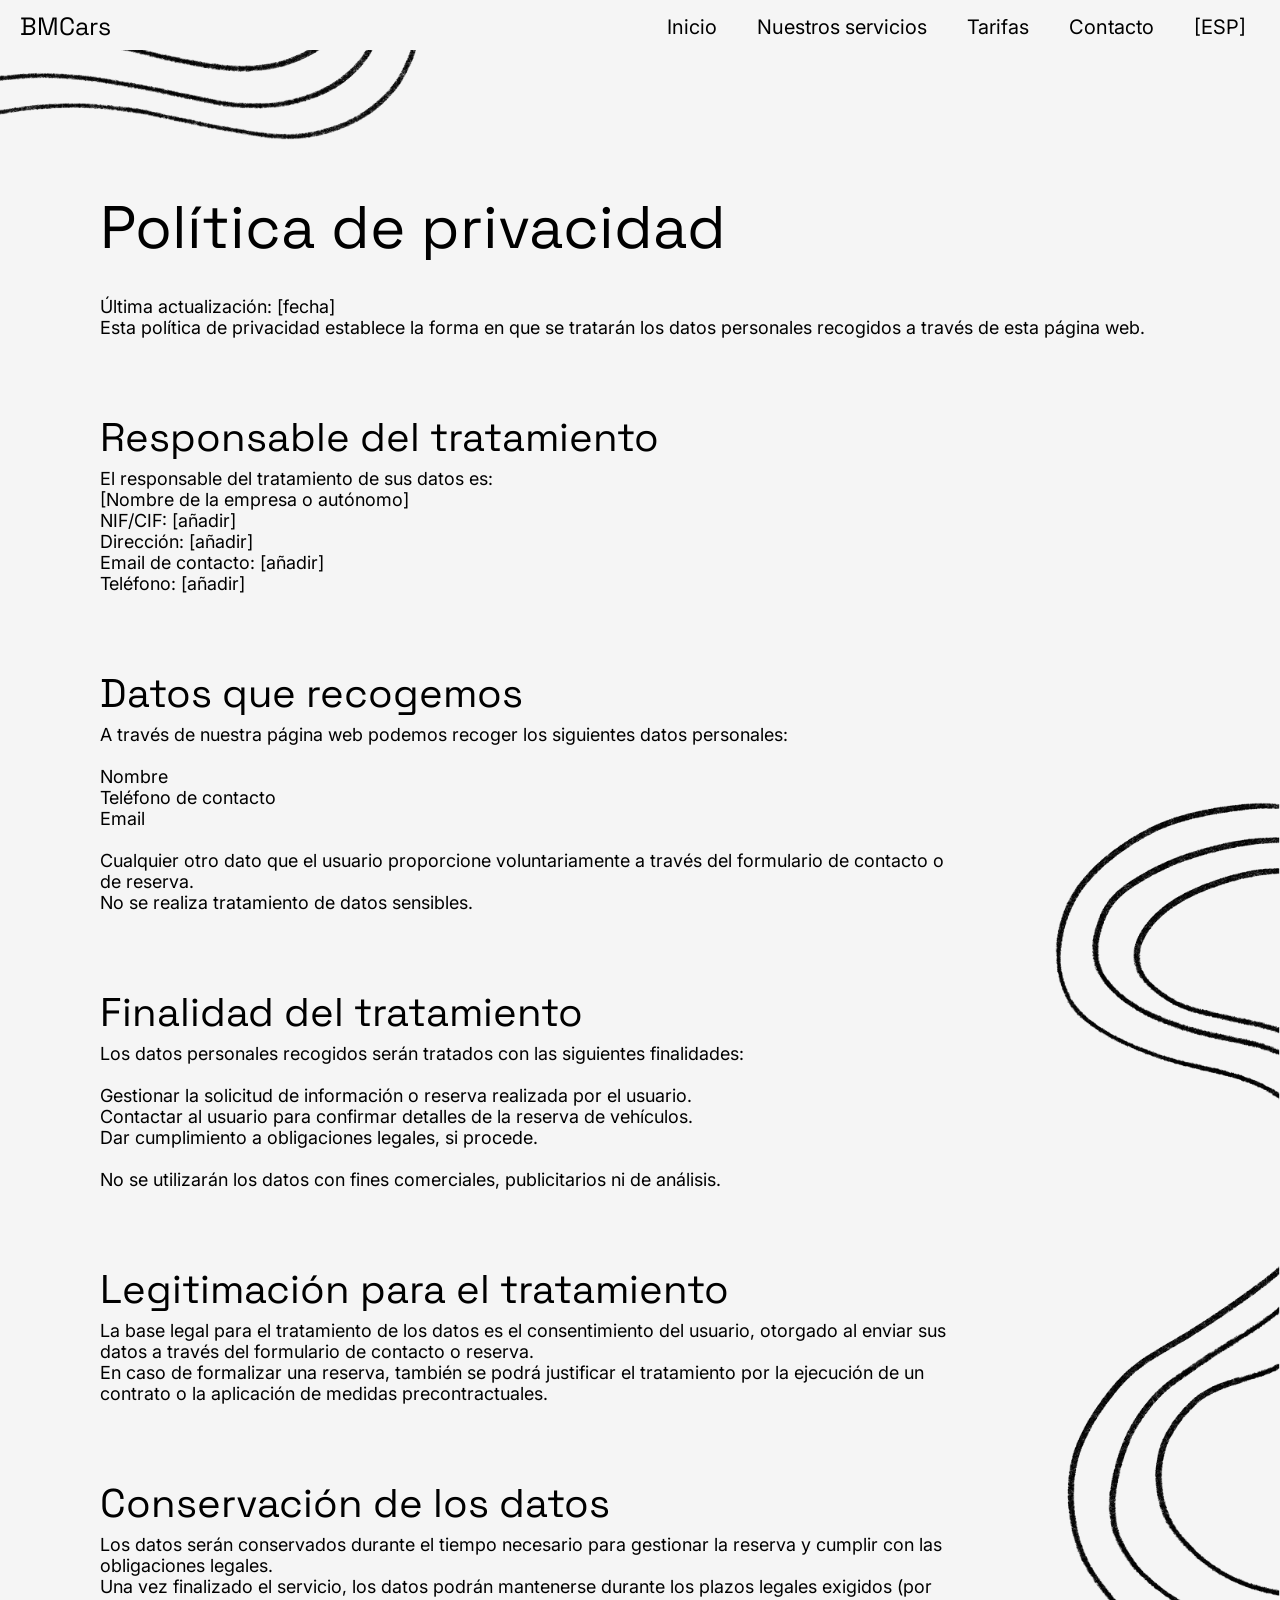
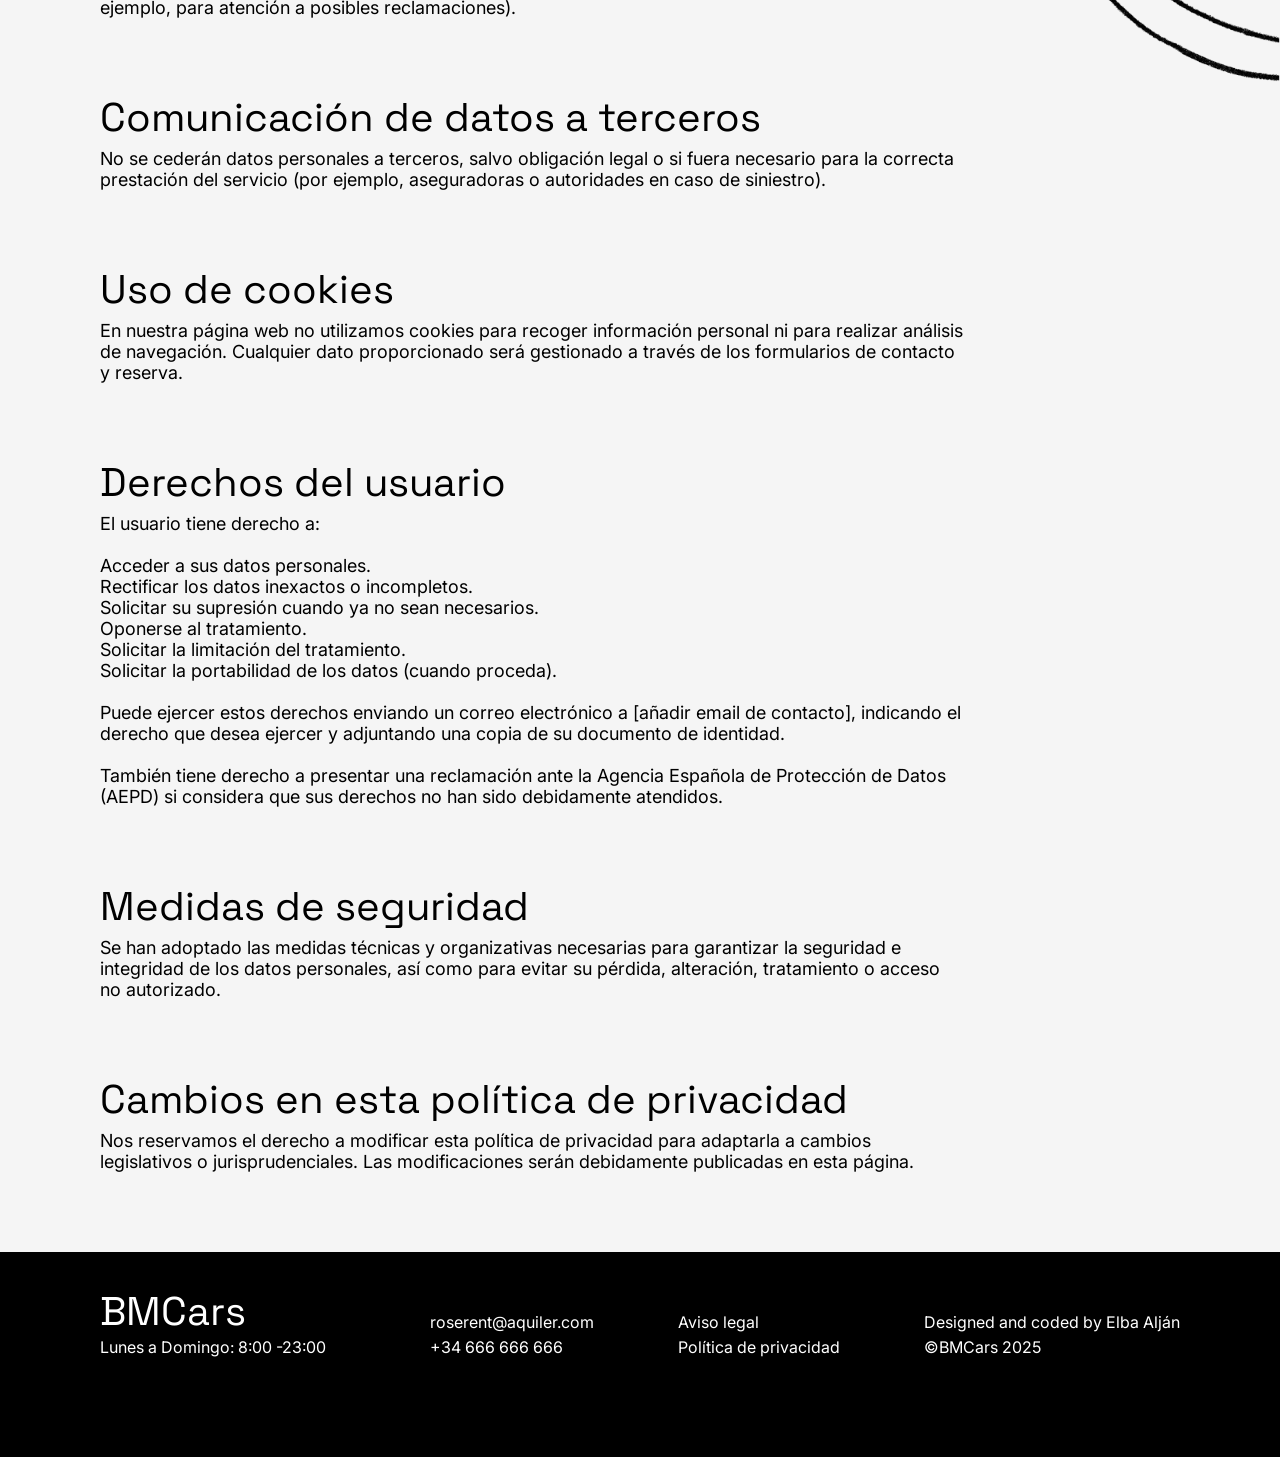
<file: privacidad.html>
<!DOCTYPE html>
<html lang="en">
<head>
    <meta charset="UTF-8">
    <meta name="viewport" content="width=device-width, initial-scale=1.0">
    <title>Document</title>
    <link rel="stylesheet" href="style.css">
    <link rel="preconnect" href="https://fonts.googleapis.com">
    <link rel="preconnect" href="https://fonts.gstatic.com" crossorigin>
    <link href="https://fonts.googleapis.com/css2?family=Space+Grotesk:wght@300..700&display=swap" rel="stylesheet">
    <link rel="preconnect" href="https://fonts.googleapis.com">
    <link rel="preconnect" href="https://fonts.gstatic.com" crossorigin>
    <link href="https://fonts.googleapis.com/css2?family=Inter:ital,opsz,wght@0,14..32,100..900;1,14..32,100..900&display=swap" rel="stylesheet">
    <link rel="shortcut icon" href="img/favicon.png" type="image/x-icon">

</head>

<header>
    <nav>
        <a class="logo" href="index.html">BMCars</a>
        <div>
            <ul>
                <li class="opciones-menu"><a href="#inicio" >Inicio</a></li>
                <li class="opciones-menu"><a href="#servicios" >Nuestros servicios</a></li>
                <li class="opciones-menu"><a href="#tarifas" >Tarifas</a></li>
                <li class="opciones-menu opciones-menu-contacto"><a href="#contacto" >Contacto</a></li>
                <div class="idiomas" id="idiomas">
                    <li id="opcionesIdioma" class="opciones-idioma"><a id="aIdioma" href="">[ESP]</a></li>
                    <li id="idiomaNuevo" class="idioma-nuevo"><a href="privacidad-eng.html">[ENG]</a></li>
                </div>
            </ul>
        </div>
        <svg id="burguer" xmlns="http://www.w3.org/2000/svg" width="25" height="16" viewBox="0 0 25 16" fill="none">
            <path d="M24.8572 1.61052C24.8572 1.00679 24.5745 0.519028 23.8572 0.519028H1.85718C1.13987 0.519028 0.857178 1.00679 0.857178 1.61052C0.857178 2.21426 1.13987 2.70202 1.85718 2.70202H23.8572C24.5745 2.70202 24.8572 2.21426 24.8572 1.61052Z" fill="black"/>
            <path d="M24.8572 8.1595C24.8572 7.55577 24.5745 7.06801 23.8572 7.06801H1.85718C1.13987 7.06801 0.857178 7.55577 0.857178 8.1595C0.857178 8.76324 1.13987 9.251 1.85718 9.251H23.8572C24.5745 9.251 24.8572 8.76324 24.8572 8.1595Z" fill="black"/>
            <path d="M24.8572 14.7085C24.8572 14.1047 24.5745 13.617 23.8572 13.617H1.85718C1.13987 13.617 0.857178 14.1047 0.857178 14.7085C0.857178 15.3122 1.13987 15.8 1.85718 15.8H23.8572C24.5745 15.8 24.8572 15.3122 24.8572 14.7085Z" fill="black"/>
          </svg>
    </nav>
</header>
<body>
    <div class="menu-mov">
        <div class="menu-mov-title">
            <h1>BMCars</h1>
            <svg id="cruz" xmlns="http://www.w3.org/2000/svg" width="20" height="20" viewBox="0 0 20 20" fill="none">
                <path d="M18.7072 18.799C19.0983 18.4079 19.2061 17.8837 18.6777 17.3553L2.47321 1.15079C1.94486 0.622438 1.42065 0.730205 1.02953 1.12132C0.638411 1.51244 0.530644 2.03665 1.05899 2.565L17.2635 18.7695C17.7919 19.2979 18.3161 19.1901 18.7072 18.799Z" fill="white"/>
                <path d="M0.7072 18.3848C1.09832 18.7759 1.62253 18.8837 2.15088 18.3553L18.3554 2.15078C18.8838 1.62244 18.776 1.09823 18.3849 0.707107C17.9937 0.315989 17.4695 0.208222 16.9412 0.736571L0.736662 16.9411C0.208314 17.4694 0.316081 17.9937 0.7072 18.3848Z" fill="white"/>
              </svg>
        </div>
        <div class="menu-mov-text">
            <a href="#inicio">Inicio</a>
            <a href="#servicios">Nuestros servicios</a>
            <a href="#tarifas">Tarifas</a>
            <a href="#contacto">Contacto</a>
        </div>
        <div class="menu-mov-idioma">
            <a href="">[ESP]   </a>
            <a href="privacidad-eng.html">   [ENG]</a>
        </div>
        <div class="lineas-menu-mov">
            <img src="img/lineas_blancas.png" alt="">
        </div>
    </div>
    <img class="rayas-politica" src="img/rayas1.PNG" alt="">
    <section class="top-politica">
        <div class="title-politica">
            <h1 class="h1-main">Política de privacidad</h1>
            <p class="main-texto-politica">Última actualización: [fecha] <br>
                Esta política de privacidad establece la forma en que se tratarán los datos personales recogidos a través de esta página web.
            </p>
        </div>
    </section>

    <section class="bottom-politica">

        <div class="div-politica">
            <h1 class="title-politica">Responsable del tratamiento</h1>
            <p class="text-politica"> 
                El responsable del tratamiento de sus datos es: <br>
                [Nombre de la empresa o autónomo] <br>
                NIF/CIF: [añadir] <br>
                Dirección: [añadir] <br>
                Email de contacto: [añadir] <br>
                Teléfono: [añadir] <br>
            </p>
        </div>

        <div class="div-politica">
            <h1 class="title-politica">Datos que recogemos</h1>
            <p class="text-politica"> 
                A través de nuestra página web podemos recoger los siguientes datos personales: <br> <br>

                Nombre <br> Teléfono de contacto <br>  Email <br> <br>
                
                Cualquier otro dato que el usuario proporcione voluntariamente a través del formulario de contacto o de reserva. <br>
                No se realiza tratamiento de datos sensibles. <br>   
            </p>
        </div>

        <div class="div-politica">
            <h1 class="title-politica">Finalidad del tratamiento</h1>
            <p class="text-politica"> 
                Los datos personales recogidos serán tratados con las siguientes finalidades: <br> <br>

                Gestionar la solicitud de información o reserva realizada por el usuario. <br> Contactar al usuario para confirmar detalles de la reserva de vehículos. <br>  Dar cumplimiento a obligaciones legales, si procede. <br> <br>
                
                No se utilizarán los datos con fines comerciales, publicitarios ni de análisis. <br>
            </p>
        </div>

        <div class="div-politica">
            <h1 class="title-politica">Legitimación para el tratamiento</h1>
            <p class="text-politica"> 
                La base legal para el tratamiento de los datos es el consentimiento del usuario, otorgado al enviar sus datos a través del formulario de contacto o reserva. <br>
                En caso de formalizar una reserva, también se podrá justificar el tratamiento por la ejecución de un contrato o la aplicación de medidas precontractuales.
            </p>
        </div>

        <div class="div-politica">
            <h1 class="title-politica">Conservación de los datos</h1>
            <p class="text-politica"> 
                Los datos serán conservados durante el tiempo necesario para gestionar la reserva y cumplir con las obligaciones legales. <br>
                Una vez finalizado el servicio, los datos podrán mantenerse durante los plazos legales exigidos (por ejemplo, para atención a posibles reclamaciones).
            </p>
        </div>

        <img src="img/rayas2.png" class="rayas2" alt="">

        <div class="div-politica">
            <h1 class="title-politica">Comunicación de datos a terceros</h1>
            <p class="text-politica"> 
                No se cederán datos personales a terceros, salvo obligación legal o si fuera necesario para la correcta prestación del servicio (por ejemplo, aseguradoras o autoridades en caso de siniestro).
            </p>
        </div>

        <div class="div-politica">
            <h1 class="title-politica">Uso de cookies</h1>
            <p class="text-politica"> 
                En nuestra página web no utilizamos cookies para recoger información personal ni para realizar análisis de navegación. Cualquier dato proporcionado será gestionado a través de los formularios de contacto y reserva.
            </p>
        </div>

        <div class="div-politica">
            <h1 class="title-politica">Derechos del usuario</h1>
            <p class="text-politica"> 
                El usuario tiene derecho a: <br> <br>


                Acceder a sus datos personales. <br>
                
                
                Rectificar los datos inexactos o incompletos. <br>
                
                
                Solicitar su supresión cuando ya no sean necesarios. <br>
                
                
                Oponerse al tratamiento. <br>
                
                
                Solicitar la limitación del tratamiento. <br>
                
                
                Solicitar la portabilidad de los datos (cuando proceda). <br><br>
                
                
                Puede ejercer estos derechos enviando un correo electrónico a [añadir email de contacto], indicando el derecho que desea ejercer y adjuntando una copia de su documento de identidad. <br> <br>
                También tiene derecho a presentar una reclamación ante la Agencia Española de Protección de Datos (AEPD) si considera que sus derechos no han sido debidamente atendidos.
                
            </p>
        </div>

        <div class="div-politica">
            <h1 class="title-politica">Medidas de seguridad</h1>
            <p class="text-politica"> 
                Se han adoptado las medidas técnicas y organizativas necesarias para garantizar la seguridad e integridad de los datos personales, así como para evitar su pérdida, alteración, tratamiento o acceso no autorizado.
            </p>
        </div>

        <div class="div-politica">
            <h1 class="title-politica">Cambios en esta política de privacidad</h1>
            <p class="text-politica"> 
                Nos reservamos el derecho a modificar esta política de privacidad para adaptarla a cambios legislativos o jurisprudenciales. Las modificaciones serán debidamente publicadas en esta página.
            </p>
        </div>
    </section>

    <footer>
        <div class="title-footer">
            <h1>BMCars</h1>
            <p>Lunes a Domingo: 8:00 -23:00</p>
        </div>
        <div class="info-footer">
            <div class="info-footer-1">
                <a href="mailto:elbaljan@gmail.com?subject=Consulta&body=Hola, quería hacer una consulta sobre...">
                    roserent@aquiler.com
                </a>
                <a href="https://wa.me/34616543093" target="_blank">
                    +34 666 666 666
                </a>
            </div>
            <div class="info-footer-1">
                <a href="aviso-legal.html">Aviso legal</a>
                <a href="privacidad.html">Política de privacidad</a>
            </div>
            <div class="info-footer-1">
                <a href="">Designed and coded by Elba Alján</a>
                <p>©BMCars 2025</p>
            </div>
        </div>
    </footer>
    
    <script src="script.js"></script>
</body>
</html>
</file>
<file: style.css>
:root{
    --grey: #f5f5f5;
    --black: black;
    --text-title: "Space Grotesk", sans-serif;
    --text-body: "Inter", sans-serif;
}

*{
    box-sizing: border-box;
    text-decoration: none;
    outline: none;  
}

html {
    scroll-behavior: smooth;
    overflow-x: hidden;
}

#contacto, #tarifas, #servicios {
    scroll-margin-top: 100px;
}

body{
    background-color: var(--grey);
    margin: 0px;
    overflow-x: hidden;
}

section{
    margin: 10px 400px 200px 400px;
    margin-top: 200px;
}

a{
    color: var(--black);
}

header{
    width: 100%;
    height: 50px;
    background-color:var(--grey);
    position: fixed;
    z-index: 100;
    top: 0;
    left: 0;
    padding: 5px 20px;
    
}

header li{
    font-family: var(--text-body);
    list-style: none;
    font-size: 20px;
}

.idiomas{
    display: flex;
    flex-direction: column;
    align-items: center;
    justify-content: center;
}

.idiomas a:hover{
    opacity: 0.6;
    transition: opacity 0.3s ease;
}

.opciones-idioma{
    background-color: var(--grey);
    padding: 10px 14px 10px 10px;
}

.idioma-nuevo{
    background-color: black;
    position: absolute;
    z-index: -1;
    transform: translateY(0px);
    opacity: 0;
    padding: 10px;
}

.esp{
    padding: 10px 14px;
}

.idioma-nuevo a{
    color: white;
}

.opciones-menu {
    position: relative;
    padding: 10px 0;
    margin-right:40px;
    list-style: none;
    display: inline-block;
  }

  .opciones-menu-contacto{
    margin-right: 30px;
  }
  
  .opciones-menu a {
    text-decoration: none;
    color: black;
    font-weight: 400;
    position: relative;
    display: inline-block;
    transition: text-shadow 0.3s ease;
  }
  
  .opciones-menu a:hover {
    text-shadow: 0 0 0 #000, 0.03em 0 currentColor;
  }
  
  .opciones-menu a::after {
    content: "";
    position: absolute;
    left: 0;
    bottom: -3px;
    width: 100%;
    height: 2px;
    background-color: black;
    transform: scaleX(0);
    transform-origin: left;
    transition: transform 0.3s ease;
  }
  
  .opciones-menu a:hover::after {
    transform: scaleX(1);
  }
  

nav{
    display: flex;
    justify-content: space-between;
}

nav ul{
    display: flex;
    margin: 0;
}

svg{
    display: none;
}

.menu-mov{
    background-color: black;
    width: 100%;
    height: 100vh;
    position: fixed;
    top: 0;
    right: 0;
    padding: 20px 20px;
    z-index: 120;
    transform: translateX(100%);
    transition: transform 0.3s ease-in-out;
}

.menu-mov.active {
    transform: translateX(0);
  }

.menu-mov h1{
    color: white;
}

.menu-mov a{
    font-family: var(--text-body);
    font-size: 20px;
    font-weight: 400;
    color: white;
    margin-bottom: 12px;
}

.menu-mov-title{
    display: flex;
}

.menu-mov-text{
    display: flex;
    flex-direction: column;
}

.menu-mov-idioma{
    margin-top: 200px;
}

.lineas-menu-mov img{
    width: 120%;
    position: absolute;
    bottom: 0;
    left: 0;
}

.logo{
    font-family: var(--text-title);
    font-size: 25px;
    height: 45px;
    padding: 5px 0px;
    cursor: pointer;
}

h1{
    font-family: var(--text-title);
    font-weight: 400;
    font-size: 60px;
    line-height: 60px;
    margin: 0px 0px 40px 0px
}

img{
    width: 80%;
    height: auto;
}

main{
    display: flex;
    margin-top: 50px;
    margin: 10px 400px 200px 400px;
}

.main-div1{
    width: 60%;
    margin-top: 15%;
    padding: 40px 0px;
}

.title-politica{
    width: 100%;
}

.main-texto{
    font-family: var(--text-body);
    font-size: 25px;
    width: 100%;
    margin-bottom: 40px;
}

.main-texto-politica{
    font-family: var(--text-body);
    font-size: 25px;
    width: 100%;
    margin-bottom: 0px;
}

.main-div2{
    width: 44%;
    display: flex;
    justify-content: center;
    align-items: center;
}

.main-div3{
    display: none;
}

.h1-main{
    width: 80%;
    font-size: 60px;
    line-height: 56px;
}

.button{
    padding: 20px;
    width: 48%;
    border-radius: 50px;
    border: none;
    font-size: 18px;
    font-family: var(--text-body);
    font-weight: 500;
    box-shadow: 5px 5px 5px rgba(0, 0, 0, 0.105);
    text-align: center;
}

.btn-contacto{
    background-color: yellow;
    transition: background-color 0.3s linear;
    width: 48%;
}

.btn-contacto:hover{
    background-color: black;
    color: white;
}

.btn-tarifas{
    background-color: white;
    transition: background-color 0.3s linear;
}

.btn-tarifas:hover{
    background-color: black;
    color: white;
}

.rayas1, .rayas-politica{
    position: absolute;
    transform: rotate(270deg);
    width: 18rem;
    margin-top: -250px;
    left: 0;
}

.div-title{
    display: flex;
    justify-content:center;
    align-items: start;
    margin: 0px;
    margin-bottom: 80px;
}

.top-politica{
    margin-bottom: 0px;
    margin-top: 200px;
}

.bottom-politica{
    margin-top: 80px;
}

.div-politica{
    width: 100%;
    align-items: start;
    margin: 0px;
    margin-bottom: 80px;
    width: 70%;
}

.title-politica{
    margin: 0px;
    width: 100%;
}

.text-politica{
    margin:0px;
    font-family: var(--text-body);
    font-size: 25px;
    width: 100%;
    margin-bottom: 0px;
    margin-top: 10px;
}

.title{
    margin: 0px;
    width: 33%;
}

.title-text{
    margin:0px;
    font-family: var(--text-body);
    font-size: 25px;
    width: 66%;
    margin-bottom: 0px;
    padding-left: 50px;
    margin-top: 10px;
}

.text-politica{
    margin:0px;
    font-family: var(--text-body);
    font-size: 25px;
    width: 100%;
    margin-bottom: 0px;
    margin-top: 10px;
}

.titulo-pasos{
    display: flex;
    align-items: center;
}

.div-pasos{
    display: flex;
    justify-content: space-between;
}

.div-pasos-abajo{
    margin-top:18px;
    display: flex;
    justify-content: space-between;
}

.div-pasos-1{
    background-color: white;
    border-radius: 40px;
    width: 49.5%;
    padding: 40px;
    box-shadow: 5px 5px 5px rgba(0, 0, 0, 0.105);
}

.pasos-reservar:hover{
    transform: scale(95%);
    filter: invert(1);
    cursor: pointer;
}

.pasos-reservar {
    transition: transform 0.3s ease, filter 0.8s ease;
}

.titulo-pasos img{
    width: 10%;
    height: 100%;
    margin-right: 20px;
}

.titulo-pasos h1{
    margin:0px
}

.texto-s{
    font-family: var(--text-body);
    font-size: 25px;
}

.tabla, .tabla-mov{
    width: 100%;
    height: auto;
    background-color: white;
    border-radius: 40px;
    padding: 20px 40px;
    font-family: var(--text-body);
    box-shadow: 5px 5px 5px rgba(0, 0, 0, 0.105);
}

table{
    width: 100%;
    border-collapse: collapse;
    margin-bottom: 20px;
    font-size: 25px;
}

td, th{
    padding: 20px;
    border-bottom: 1px solid black;
}

th{
    font-weight: 600;
}

.th-start{
    text-align: start;
    padding-left: 0px;
}

td{
    text-align: center;
}

/*Tabla móvil*/
.coche-mov{
    width: 100%;
}

.tabla-mov{
    display: none;
    width: 100%;
    margin-bottom: 10px;
}

.th-horas{
    display: flex;
    justify-content: flex-start;
 }

 .filete-tabla-mov{
    width: 100%;
    height: 1px;
    background-color: black;
 }

 .h1-tabla-mov{
    margin-bottom: 15px;
    text-align: center;
 }

 /**/

 .div-mapa{
    width: 100%;
}

.mapa-pc{
    width: 100%;
}

.mapa-mov{
    display: none;
}

.div-title-formulario{
    margin: 0px;
    margin-bottom: 80px;
}

.title-text-formulario{
    margin:0px;
    font-family: var(--text-body);
    font-size: 25px;
    margin-bottom: 0px;
}

.datos-contacto-formulario{
    font-family: var(--text-body);
    font-size: 25px;
    font-weight: 600;
    line-height: 25px;
}

.sec4{
    display: flex;
    justify-content: space-between;
}

.sec4-div1{
    width: 45%;
}

.sec4-div2{
    width: 55%;
}

label{
    font-family: var(--text-body);
    font-size: 25px;
}

input{
    border: none;
    border-radius: 30px;
    width: 100%;
    box-shadow: 5px 5px 10px rgba(0, 0, 0, 0.09);
    margin-top: 10px;
    padding: 20px;
    font-family: var(--text-body);
    font-size: 20px;
    color: black;
    background-color: white;
}

select{
    font-family: var(--text-body);
    font-size: 20px;
    color: black;
    padding: 0px 20px;
    width: 90%;
    border: none;
    height: 60px;
    border-radius: 30px;
    cursor: pointer;
    background-color: white;
}
label{
    font-weight: 600;
}

.form-row{
    display: flex;
    width: 100%;
    justify-content: space-between;
    margin-bottom: 40px;
}

.form-unit{
    width: 48%;
}

.title-lugar{
    font-family: var(--text-body);
    font-weight: 600;
    font-size: 25px;
    margin-top: 0px;
}

.form-row-ob{
    display: flex;
    flex-direction: column;
}

textarea{
    height: 200px;
    border: none;
    border-radius: 30px;
    margin-top: 10px;
    margin-bottom: 10px;
    padding: 20px;
    font-family: var(--text-body);
    font-size: 20px;
    box-shadow: 5px 5px 5px rgba(0, 0, 0, 0.105);
}

.falso-input{
    background-color: white;
    height: 60px;
    border-radius: 30px;
    margin-top: 10px;
    box-shadow: 5px 5px 10px rgba(0, 0, 0, 0.09);
}

input[type="time"]{
    font-family: var(--text-body);
    font-size: 20px;
    color: black;
    padding: 0px 20px;
    width: 100%;
    border: none;
    height: 60px;
    border-radius: 30px;
    cursor: pointer;
    margin-top: 0px;
}

.ratio{
    display: flex;
    align-items: center;
    border:none;
    border-radius: 20px;
}

input[type="submit"]{
    background-color: yellow;
    font-size: 25px;
    font-weight: 600;
    cursor: pointer;
    height: auto;
    transition: background-color 0.3s linear;
}

input[type="submit"]:hover{
    background-color: black;
    color: white;
}

.form-lugar{
    display: flex;
    flex-direction: column;
    margin-bottom: 40px;
}

.form-lugar div{
    display: flex;
}

input[type="radio"]{
    width: 20px;
    box-shadow: none;
    margin: 0px;
    cursor: pointer;
}

.label-radio{
    display: flex;
    align-items: center;
}

.label-radio p{
    font-family: var(--text-body);
    font-size: 25px;
    padding-left: 20px;
    padding-right: 50PX;
    margin: 0px;
}

.label-radio a{
    color: blue;
    text-decoration: underline;
}

input[type="checkbox"]{
    box-shadow: none;
    width: 20px;
    margin: 0px;
}

.sec5{
    background-image: url(img/Frame\ 14.png);
    background-repeat: no-repeat;
    background-size:contain;
    background-color: white;
    border-radius: 50px 50px 0px 0px;
    margin: 40px 0px 0px 0px;
    padding-bottom: 50px;
    overflow-x: hidden;
}

.title-sec5{
    display: flex;
    padding: 40px 400px 20px 400px;
    display: flex;
    justify-content:center;
    align-items: start;
    margin-bottom: 80px;
}

.galeria-contenedor {
    width: 100%;
    overflow-x: scroll;
    white-space: nowrap;
    -webkit-overflow-scrolling: touch;
    cursor: grab;
    -ms-overflow-style: none;
    scrollbar-width: none;
    margin: 0 auto;
    padding: 0 20px;
  }

  .galeria-contenedor::-webkit-scrollbar {
    display: none;          
  }

  .galeria {
    display: flex;
    width: max-content; 
    margin: 0 auto;
    justify-content: center;
    align-items: center;
    overflow: hidden;
  }
  

.div-img{
    height: 500px;
    width: 800px;
    border-radius: 25px;
    margin: 0px 20px;
    background-size: cover;
    background-position: center;
    display: flex;
    flex-direction: column;
    align-items: center;
    justify-content: center;
    position: relative;
    flex-shrink: 0;
    max-width: 100vw;
    transition: margin 0.3s ease;
}

.div-img::after{
    content: '';
    position: absolute;
    height: 100%;
    width: 100%;
    border-radius: 25px;
    background-color:rgba(0, 0, 0, 0.5);
    opacity: 0;
    transition: opacity 0.3s ease;
    z-index: 4;
}

.div-img:hover::after {
    opacity: 1;
    z-index: 4; 
}

.galeria-title{
    color: white;
    font-family: var(--text-body);
    font-size: 2.3rem;
    margin: 0;
    margin-bottom: 12px;
}

.galeria-subtitle{
    color: white;
    font-family: var(--text-body);
    font-size: 1.4rem;
    margin: 0px;
    margin-bottom: 20px;
}

.galeria-arrow{
    width: 8%;
}

.div-img-2{
    height: 500px;
    width: 800px;
    display: flex;
    flex-direction: column;
    justify-content: center;
    align-items: center;
    border-radius: 20px;
    position: relative;
    z-index: 5;
    opacity: 0;
    transition: opacity 0.3s ease;
}

.div-img-2:hover{
    opacity: 1;
}

.galeria-texto{
    display: flex;
    flex-direction: column;
    justify-content: center;
    align-items: center;
}

.img-1{
    background-image: url('img/lourizan.jpg');
    transition: background-image 0.3s ease;
}

.img-2{
    background-image: url('img/castelo.jpg');
    background-position-y: 10%;
}


.img-3{
    background-image: url('img/peneda.jpg');
}

.img-4{
    background-image: url('img/simon.jpg');
}

.img-5{
    background-image: url('img/combarro.jpg');
}

.img-6{
    background-image: url('img/pontevedra.jpeg');
}

.img-7{
    background-image: url('img/salinas.jpg');
}

.div-arrow{
    display: flex;
    margin-left: 420px;
    margin-right: 178px;
    justify-content: space-between;
}

.arrow{
    width: 10%;
    margin-right: 40px;
    margin-top: 20px;
    margin-bottom: 0px;
    cursor: pointer;
    transition: transform 0.3s ease;
}

.left:hover{
    transform: translateX(-8px);
    transition: transform 0.3s ease;
}

.right:hover{
    transform: translateX(8px);
    transition: transform 0.3s ease;
}

.rayas-galeria{
    position: absolute;
    top: 0;
    margin-top: 5000px;
    transform: rotate(134.9deg);
    z-index: 0;
}

.sobre-mov{
    display: none;
}

footer{
    background-color: black;
    width: 100%;
    height: auto;
    color: white;
    padding: 40px 178px 100px 178px;
    display: flex;
    overflow: hidden;
}
    
.title-footer{
    width: 33%;
}

footer h1{
    margin: 0px;
}

footer a{
    color: white;
    font-family: var(--text-body);
    margin-top: 5px;
}

footer p{
    color: white;
    font-family: var(--text-body);
    margin: 0px;
    margin-top: 5px;
}

.info-footer{
    display: flex;
    width: 75%;
    justify-content: space-between;
    align-items: end;
}

.info-footer-1{
    display: flex;
    flex-direction: column;
}

.rayas2{
    position: absolute;
    z-index: -10;
    width: 15rem;
    right: 0;
    margin-top: -1000px;
}
.rayas3, .rayas4, .rayas5{
    display: none;
}

.gracias {
    display: flex;
    flex-direction: column;
    justify-content: center;
    align-items: center;
    width: 100%;
    height: 100vh;
    text-align: center;
    position: relative; 
}

.p-gracias{
    font-family: var(--text-body);
    font-size: 1.5rem;
    margin: 0px;
    margin-bottom: 20px;
}

.rayas-gracias {
    position: absolute;
    bottom: 0;
    right: 0;
    width: 20%;
    margin-bottom: -6rem;
    transform: rotate(90deg);
}



@media screen and (max-width: 2500px) {

    section{
        margin: 10px 178px 00px 178px;
        margin-top: 150px;
    }

    h1{
        font-size: 40px;
        line-height: 40px;
        margin: 0px 0px 40px 0px
    }

    .main-texto, .main-texto-politica, button, .title-text, .texto-s, table, .datos-contacto-formulario, .title-text-formulario,  .datos-contacto-formulario, label, input, select, textarea, .title-lugar, .text-politica{
        font-size: 18px;
    }
    
    .div-btn{
        display: flex;
        justify-content: space-between;
        width: 100%;
    }

    .title-text-formulario{
        width: 80%;
    }

    input{
        height: 50px;
    }

    .falso-input{
        height: 50px;
    }

    select{
        height: 50px;
    }

    input[type="time"]{
        font-size: 18px;
        height: 50px;
        width: 100%;
    }

    input[type="submit"]{
        font-size: 18px;
        height: auto;
    }

    .label-radio p{
        font-size: 18px;
    }

    main{
        margin: 60px 178px 0px 178px;
    }

    .sec-div1{
       width: 50%; 
    }

    .sec-div2{
        width: 50%;
    }

    .title-sec5{
        padding: 40px 178px 20px 178px;
        
    }

    .galeria-contenedor{
        padding-left: 178px;
    }

    .div-arrow{
        margin-left: 178px;
    }

    .div-img{
        height: 300px;
        width: 500px;
        border-radius: 25px;
        margin: 0px 10px;
    }

    .div-img::after{
        height: 300px;
        width: 500px;
    }

    .div-img-2{
        height: 300px;
        width: 500px;
    }
}

@media screen and (max-width: 1920px){
    
    .div-pasos-1, .tabla{
        padding: 20px 40px;
    }

    .sec4-div1{
        width: 50%;
    }
    
    form{
        width: 50%;
    }
} 

@media screen and (max-width: 1440px){

    section{
        margin: 10px 100px 00px 100px;
        margin-top: 150px;
    }

    main{
        margin: 60px 100px 0px 100px;
    }

    .title-sec5{
        padding: 40px 100px 20px 100px;
        
    }

    .div-arrow{
        margin-left: 100px;
    }

    .galeria-contenedor{
        padding-left: 100px;
    }
    .sec5{
        background-size:cover;
        padding-bottom: 52px;
    }

    .titulo-pasos img{
        width: 15%;
    }

    footer{
        padding: 40px 100px 100px 100px;
    }

    input[type="radio"]{
        width: 20px;
    }

    input[type="time"]{
        width: 200px;
    }
    
      .div-img {
        scroll-snap-align: center;
        flex: 0 0 auto;
      }

      .rayas2{
        margin-top: -900px;
    }

    .div-politica{
        width: 80%;
    }


}

@media screen and (max-width: 1024px){

    section{
        margin: 10px 60px 00px 60px;
        margin-top: 100px;
    }

    main{
        margin: 60px 60px 0px 60px;
    }

    .title-sec5{
        padding: 40px 60px 20px 60px;
        
    }

   .div-arrow{
        margin-left: 60px;
    }

    .galeria-contenedor{
        padding-left: 60px;
    }

    .title{
        width: 40%;
    }
    
    .title-text{
        width: 60%;
    }

    footer{
        padding: 40px 60px 100px 60px;
    }

}

@media screen and (max-width: 768px){
   
    section{
        margin: 10px 30px 00px 30px;
        margin-top: 50px;
    }

    main{
        margin: 60px 30px 0px 30px;
    }

    .title-text{
        padding-left: 0PX;
    }
   
    .h1-main{
        width: 100%;
    }
    
    button{
        padding: 10px;
    }

    .main-div2{
        width:50%;
    }

    .titulo-pasos img{
        width: 20%;
    }

    .main-div2 img{
        width: 90%;
    }

    .sec4{
        flex-direction: column;
    }
    
    .sec4-div1{
        width: 100%;
    }

    .sec4-div1 img{
        display: none;
    }
    
    .sec4-div2{
        width: 100%;
    }

    .div-title{
        margin-bottom: 40px;
    }

    .div-title-formulario{
        display: flex;
        justify-content: space-between;
    }

    .div-title-formulario h1{
        width: 40%;
    }

    .title-text-formulario{
        width: 60%;
    }

    form{
        width: 100%;
    }

    .sobre-mov{
        display: flex;
        justify-content: center;
        align-items: center;
        margin-top: 40px;
    }
    
   header{
        background-color: var(--grey);
    }

    .rayas1{
        z-index: -1;
    }

    .sec5{
        background-size:cover;
        padding-bottom: 52px;
    }

    .title-sec5{
        margin-bottom: 20px;
        padding-left: 30px;
        
    }

    .galeria-contenedor{
        padding-left: 30px;
    }

    .div-img{
        margin: 0px 20px 20px 0px
    }

    footer{
        padding: 40px 30px 100px 30px;
        flex-wrap: wrap;
    }

    .info-footer{
        width: 100%;
        margin-top: 20px;
    }
    input[type="time"]{
        width: 150px;
    }

    .rayas2{
        display: none;
    }

    .rayas3{
        display: block;
        position: absolute;
        z-index: -10;
        width: 10rem;
        right: 0;
        margin-top: -600px;
    }

    .rayas4{
        display: block;
        position: absolute;
        z-index: -10;
        width: 10rem;
        transform: rotate(180deg);
        left: 0;
        margin-top: 120px;
    }

    .rayas5{
        display: block;
        position: absolute;
        z-index: -10;
        width: 10rem;
        right: 0;
        margin-top: -160px;
    }

    .div-arrow{
        margin-right: 60px;
    }

    .div-politica{
        width: 100%;
    }

    .top-politica{
        margin-top: 100px;
    }

    .rayas-politica{
        display: none;
    }

    .rayas-gracias {
        margin-bottom: -5rem;
        width: 50%;
    }
    
}

@media screen and (max-width: 415px){

      .div-img{
        height: 250px;
        width: 350px;
        background-size: cover;
        background-repeat: no-repeat;
        border-radius: 15px;
        margin: 0px;
        position: relative;
        border-radius: 15px;
        overflow: hidden;
        margin: 0 20px;
    }
      
      .div-img::after {
        content: '';
        position: absolute;
        top: 0; left: 0; right: 0; bottom: 0;
        background-color: rgba(0, 0, 0, 0.5);
        border-radius: 15px;
        z-index: 4;
      }

   .galeria {
        margin-left: 0;
      }

    .galeria-title{
        font-size: 30px;
    }

    .mapa-pc{
        display: none;
    }

    .div-mapa{
        display: flex;
        justify-content: center;
        align-items: center;
    }
    
    .mapa-mov{
        display: flex;
    }

   nav{
        align-items: center;
        justify-content: space-between;
    }

    nav div{
        display: none;
    }

    svg{
        display: flex;
        cursor: pointer;
    }

    section{
        margin: 10px 20px 00px 20px;
        margin-top: 50px;
    }

    .title-sec5{
        padding: 40px 60px 20px 60px;
        
    }

    .div-arrow{
        margin-left: 60px;
    }

    .galeria-contenedor{
        padding-left: 0px;
    }

    header div, .main-div2{
        display: none;
    }

    header{
        background-color: var(--grey);
    }
    
    main{
        display: flex;
        flex-wrap: wrap;
        margin: 60px 20px 0px 20px;
    }

    .main-div3{
        display: flex;
        justify-content: center;
    }

    .rayas1{
        position: absolute;
        transform: rotate(270deg);
        margin-top: -300px;
        margin-left: -300px;
        z-index: -1;
    }

    .main-div1, .main-div2{
        width: 100%;
        margin-top: 20px;
    }

    .div-title{
        display: flex;
        flex-wrap: wrap;
    }

    .title{
        margin-bottom: 12px;
    }

    h1, .title-text, .title, .h1-main, .div-pasos-1{
        width: 100%;
    }

    .title-text{
        padding-left: 0px;
    }

    .main-texto, .main-texto-politica, button, .title-text, .texto-s, table, .datos-contacto-formulario, .title-text-formulario,  .datos-contacto-formulario, label, input, select, textarea, .title-lugar{
        font-size: 16px;
    }

    h1{
        font-size: 35px;
        line-height: 30px;
    }

    .div-pasos, .div-pasos-abajo{
        flex-wrap: wrap;
        margin: 0px;
    }

    .div-pasos-1{
        margin-bottom: 10px;
        padding: 10px 30px;
    }

    .titulo-pasos img{
        width: 20%;
        height: 100%;
        margin-right: 20px;
    }

    .tabla-mov{
        display: flex;
        padding: 20px 30px;
    }

    .tabla{
        display: none;
    }

    table{
        font-size: 16px;
        border-collapse: collapse;
    }
    
    tr, th, td{
        padding: 15px 10px 15px 0px ;
    }

    button{
        padding: 10px;
    }

    .h1-main{
        margin: 0px;
    }
    
    .main-texto, .main-texto-politica{
        margin: 10px 0px 20px 0px;
    }

    .div-title{
        margin-bottom: 40px;
    }
    
    .sec4-div1{
        width: 100%;
    }
    .sec4-div1 img{
        display: none;
    }
    
    .sec4-div2{
        width: 100%;
        display: flex;
        flex-direction: column;
        align-items: center;
    }

    .div-title-formulario h1{
        margin-bottom: 10px;
    }

    .div-title-formulario{
        margin-bottom: 20px;
        flex-direction: column;
    }

    .title-text-formulario{
        width: 100%;
    }

    form{
        width: 100%;
    }

    .form-row{
        flex-direction: column;
        margin: 0px;
    }

    .form-unit, .form-lugar{
        width: 100%;
        margin-bottom: 20px;
    }

    .title-lugar{
        margin-bottom: 10px;
    }

    .sec5{
        margin: 20px 0px 0px 0px;
        padding-bottom: 50px;
        background-size: cover;
        background-position: 20%;
        border-radius: 15px 15px 0px 0px;
    }

    .title-sec5{
        flex-direction: column;  
        padding: 20px;
        margin-bottom: 0px;
    }

    .galeria-contenedor{
        padding-left: 20px;
    }
    
    
    .div-arrow{
        justify-content: space-between;
        margin: 10px 20px;
        width: 90%;
    }

    .arrow{
        font-size:50px;
        margin-right: 0px;
    }

    footer{
        padding: 40px 20px 100px 20px;
        flex-wrap: wrap;
    }

    .title-footer{
        width: 100%;
    }

    .info-footer{
        width: 100%;
        margin-top: 20px;
        flex-direction: column;

    }

    .info-footer-1{
        width: 100%;
        margin-bottom: 20px;
    }

    .h1-main{
        font-size: 50px;
        line-height: 40px;
    }

    .rayas3{
        margin-top: -780px;
    }

    .rayas4{
        margin-top: -200px;
    }

    .rayas5{
        margin-top: -150px;
    }

    .gracias{
        padding: 20px;
    }

    .p-gracias{
        margin-top: 20px
    }



}
</file>
